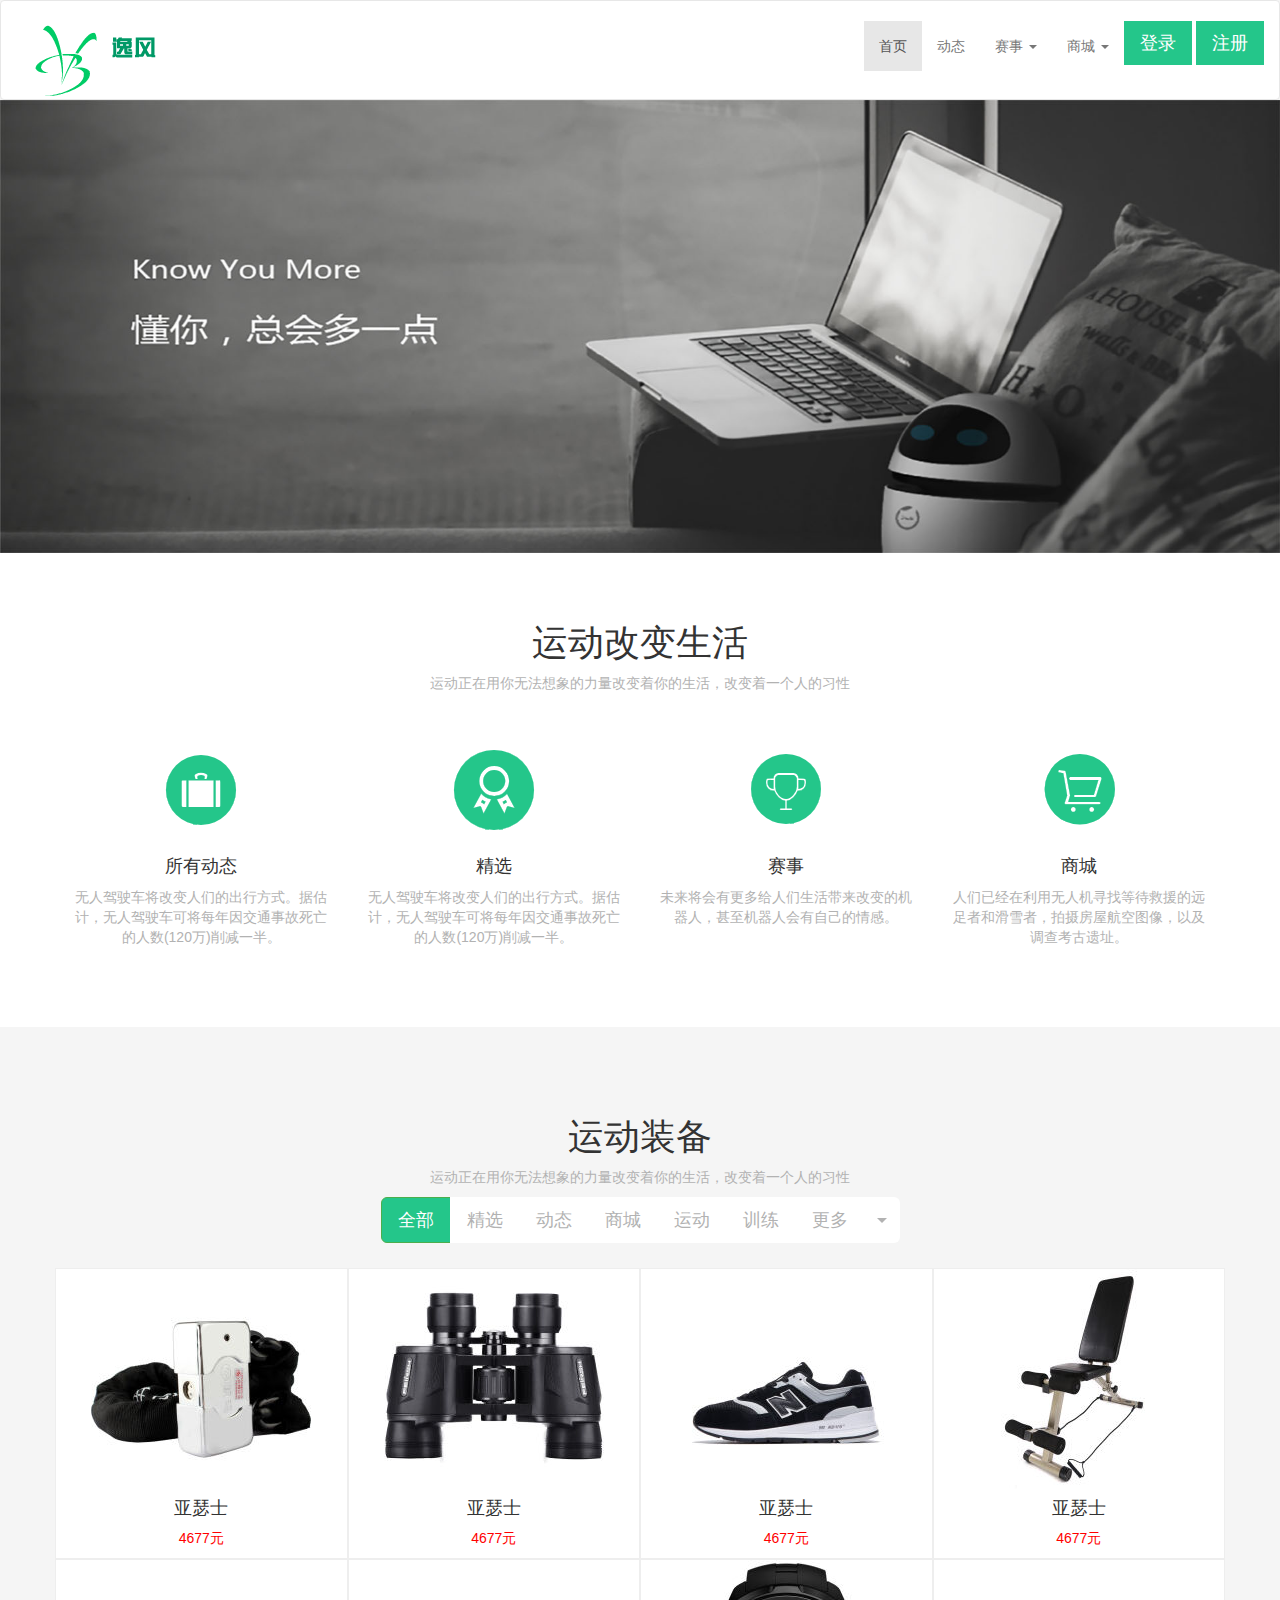
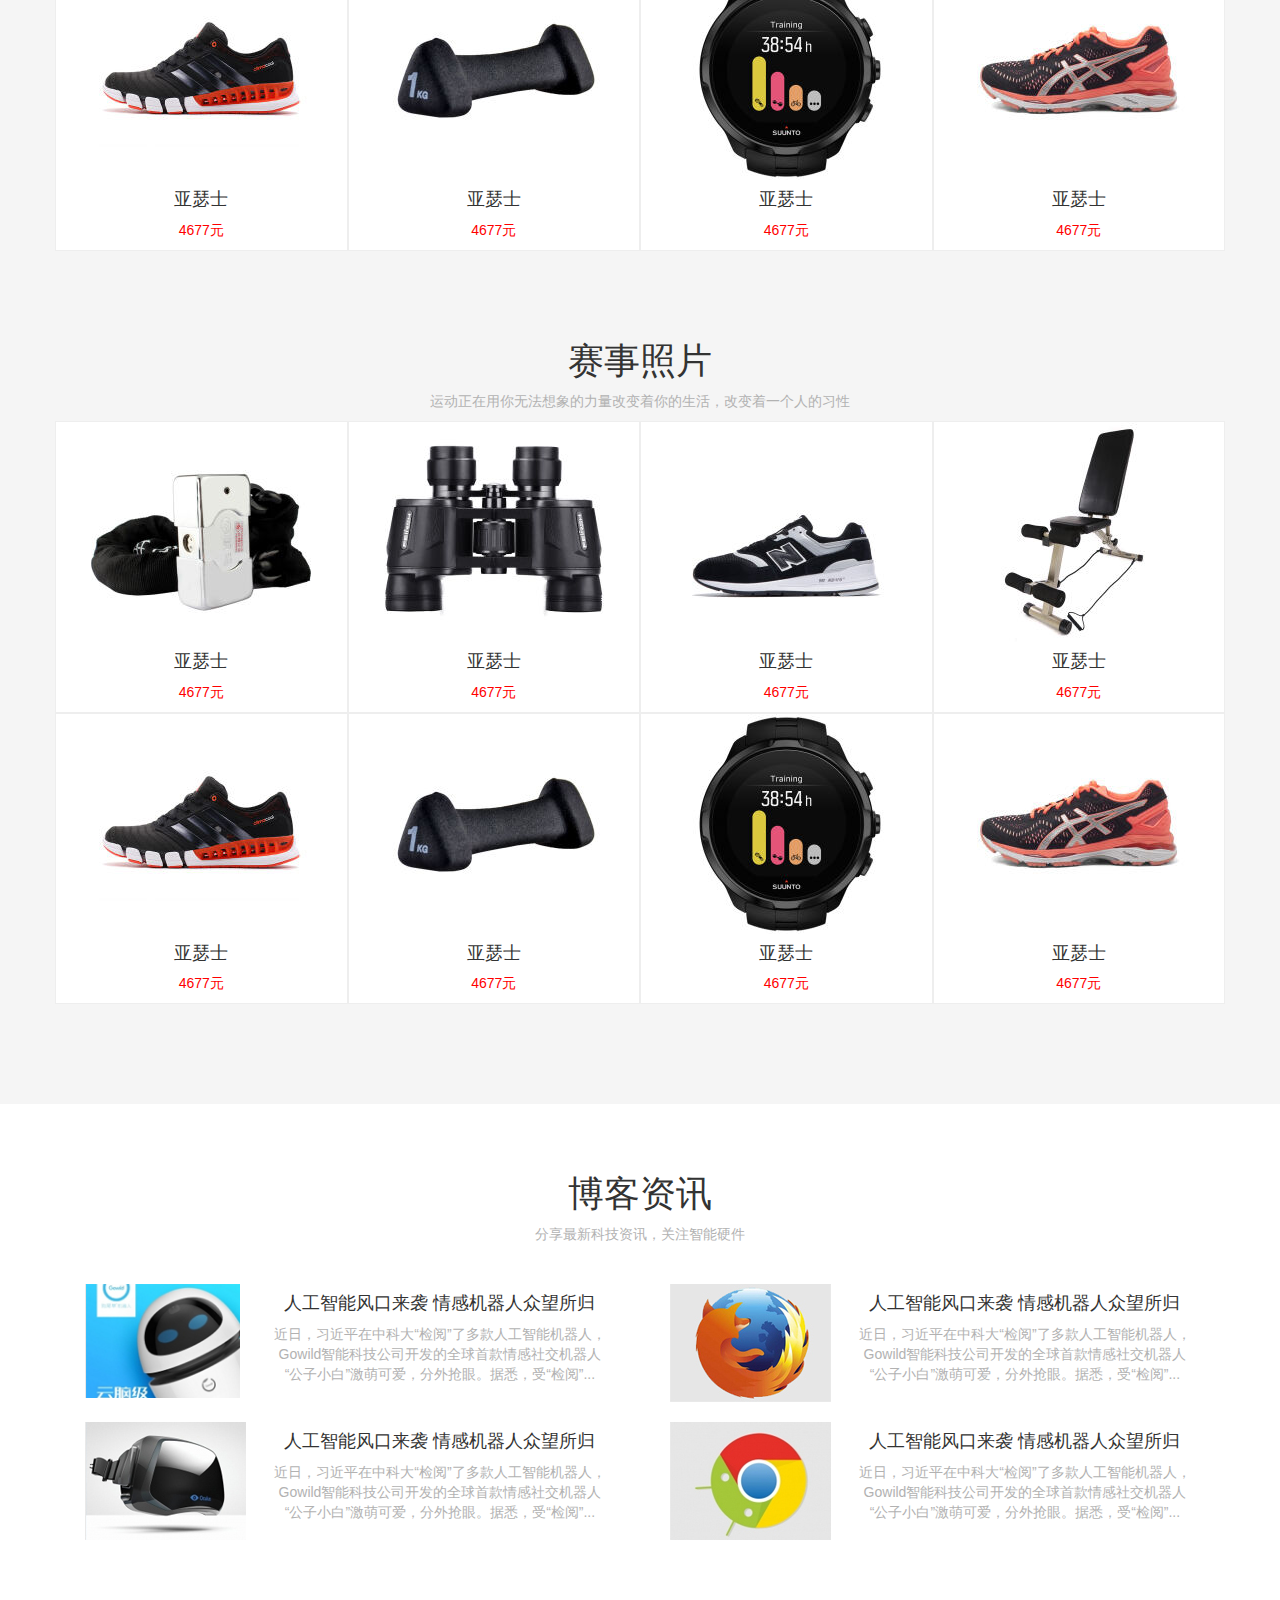
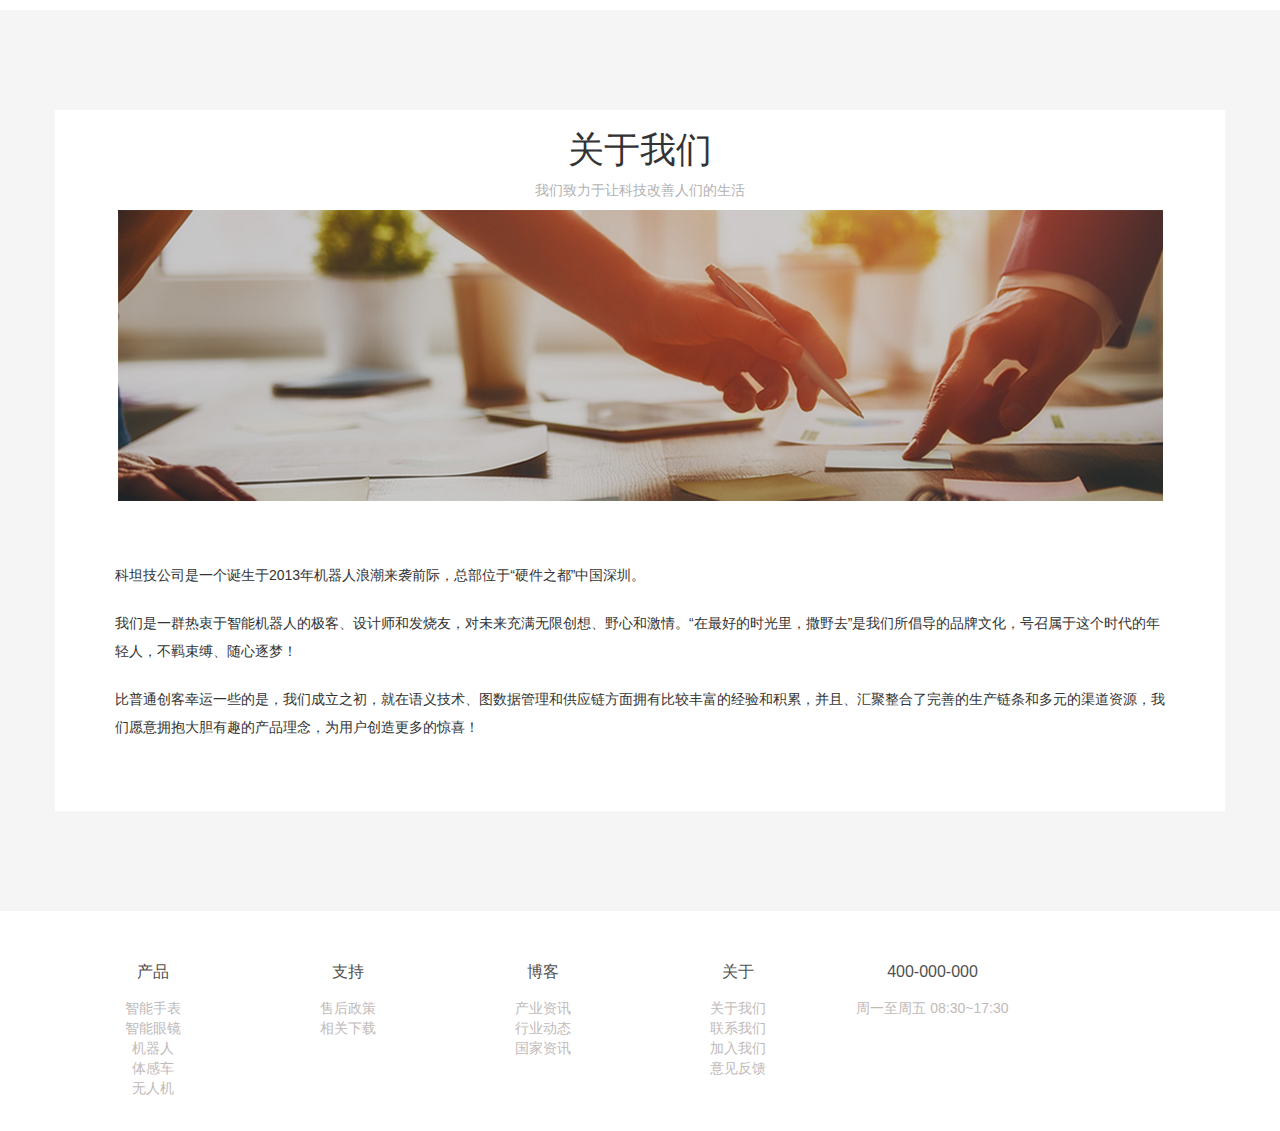
<file: 响应式布局/index.html>
<!DOCTYPE html>
<html lang="en">
<head>
	<meta charset="UTF-8">
	<meta name="viewport" content="width=device-width, initial-scale=1, maximum-scale=1, user-scalable=no">
	<title>Document</title>
	<script src="./js/jquery-1.11.3.js"></script>

	<script src="./js/bootstrap.js"></script>
	<link rel="stylesheet" href="./style/normalize.css" type="text/css"/>
	
	<link rel="stylesheet" href="./style/bootstrap.css" type="text/css"/>
	<link rel="stylesheet" href="./style/index.css" type="text/css"/>
	
	<style>
		@font-face {
			font-family: 'icon-index';
		    src: url('./style/iconfont.eot');
		    src: url('./style/iconfont.eot?#iefix') format('embedded-opentype'),
		    url('./style/iconfont.woff') format('woff'),
		    url('./style/iconfont.ttf') format('truetype'),
		    url('./style/iconfont.svg#iconfontyyy') format('svg');
		}

		[class*="icon-"]{
		    font-family:"icon-index" !important;
		    font-size:16px;font-style:normal;
		    -webkit-font-smoothing: antialiased;
		    -webkit-text-stroke-width: 0.2px;
		    -moz-osx-font-smoothing: grayscale;

		}
	</style>
</head>
<body>
	<nav class="navbar navbar-default">
	 	<div class="container-fluid">
	 		<!-- <div class="row"></div> --> 
	 		<li>&nbsp;</li>
		    <div class="navbar-header col-md-2 col-md-offset-2">		

		      	<button type="button" class="navbar-toggle collapsed" data-toggle="collapse" data-target="#bs-example-navbar-collapse-1" aria-expanded="false">
		        	<span class="sr-only">Toggle navigation</span>
		       	 	<span class="icon-bar"></span>
		        	<span class="icon-bar"></span>
		        	<span class="icon-bar"></span>
		      </button>

		     <img src="./images/logo.png" alt="">
		    </div>
		    <div class="collapse navbar-collapse" id="bs-example-navbar-collapse-1">
		      	<ul class="nav navbar-nav navbar-right">
		      		<li class="active"><a href="#">首页 <span class="sr-only">(current)</span></a></li>
		        	<li><a href="#">动态</a></li>
		        	<li class="dropdown">
		           		<a href="#" class="dropdown-toggle" data-toggle="dropdown" role="button" aria-haspopup="true" aria-expanded="false">赛事 <span class="caret"></span></a>
				        <ul class="dropdown-menu">
				            <li><a href="#">同城</a></li>
				            <li><a href="#">赛事照片</a></li>
				            <li><a href="#">赛事预告</a></li>
				            <li role="separator" class="divider">赛事照片</li>
				            <li><a href="#">相关周边</a></li>
				            <li role="separator" class="divider"></li>
				            <li><a href="#">更多</a></li>
				        </ul>
				    </li>
		        	<li class="dropdown">
		          		<a href="#" class="dropdown-toggle" data-toggle="dropdown" role="button" aria-haspopup="true" aria-expanded="false">商城 <span class="caret"></span></a>
		          		<ul class="dropdown-menu">
		           		 	<li role="separator"><a href="">商品分类</a></li>
		            		<li role="separator"><a href="#">新人专享</a></li>
		            		<li role="separator"><a href="">积分兑换</a></li>
		            		<li role="separator"><a href="#">优惠券</a></li>
		         		</ul>
		        	</li>
		        	<button class="btn-success btn-lg btn-1">登录</button>
		        <button class="btn-success btn-lg btn-1">注册</button>
		     	</ul>
		    </div>
	 		<!-- <li>&nbsp;</li> -->

	  </div>
	</nav>

	<div class="banner containerss-fluid">
		<img src="./images/banner.jpg" class="img-responsive" alt="Responsive image">
	</div>
	<div class="container-fluid main1">
		<div class="row row3">
			<h1 class="text-center">运动改变生活</h1>
			<p class="text-center">运动正在用你无法想象的力量改变着你的生活，改变着一个人的习性</p>	
		</div>
		<div class="row">
			<div class="container center-block row2">
			<ul class="row">
				<li class="col-sm-6 col-md-6 col-lg-3 main text-center">
					<i class="icon-index">&#xe62c;</i>
					<h4>所有动态</h4>
					<p>无人驾驶车将改变人们的出行方式。据估计，无人驾驶车可将每年因交通事故死亡的人数(120万)削减一半。</p>
				</li>
				<li class="col-sm-6 col-md-6 col-lg-3  main text-center">
					<i class="icon-index">&#xe654;</i>
					<h4>精选</h4>
					<p>无人驾驶车将改变人们的出行方式。据估计，无人驾驶车可将每年因交通事故死亡的人数(120万)削减一半。</p>
				</li>
				<li class="col-sm-6 col-md-6 col-lg-3 main text-center">
					<i class="icon-index">&#xe601;</i>
					<h4>赛事</h4>
					<p>未来将会有更多给人们生活带来改变的机器人，甚至机器人会有自己的情感。</p>
				</li>
				<li class="col-sm-6 col-md-6 col-lg-3  main text-center">
					<i class="icon-index">&#xe625;</i>
					<h4>商城</h4>
					<p>人们已经在利用无人机寻找等待救援的远足者和滑雪者，拍摄房屋航空图像，以及调查考古遗址。</p>
				</li>
			</ul>
			<br>
			<br>
		</div>
		
		</div>
	</div>
	<div class="container main2">
		<div class="row">
			<h1 class="text-center">运动装备</h1>
			<p class="text-center">运动正在用你无法想象的力量改变着你的生活，改变着一个人的习性</p>	
		</div>
		<div class="text-center nav2">
			<div class="btn-group">
			 	<button type="button" class="btn btn-success btn-lg" style="background:#24c68a;">
			 		全部
			 	</button>  
			  	<button type="button" class="btn btn-lg ">精选</button>
			  	<button type="button" class="btn btn-lg">动态</button>
			  	<button type="button" class="btn btn-lg">商城</button>
			  	<button type="button" class="btn btn-lg">运动</button>
			  	<button type="button" class="btn btn-lg">
			 	训练</button>
			 	<button type="button" class="btn btn-lg">
			 	更多</button>
			 	<button type="button" class="btn btn-lg dropdown-toggle" data-toggle="dropdown" aria-haspopup="true" aria-expanded="false">
			    	<span class="caret"></span>
			 	 </button>
			</div>
		</div>
		<div class="row">
			<div class="container center-block">
			<ul class="row">
				<li class="col-sm-6 col-md-6 col-lg-3 main text-center">
					<img src="./images/3.jpg" class="img-responsive center-block" alt="Responsive image">
					<h4>亚瑟士</h4>
					<p>4677元</p>
				</li>
				<li class="col-sm-6 col-md-6 col-lg-3  main text-center">
					<img src="./images/4.jpg" class="img-responsive center-block" alt="Responsive image">
					<h4>亚瑟士</h4>
					<p>4677元</p>
				</li>
				<li class="col-sm-6 col-md-6 col-lg-3 main text-center">
					<img src="./images/8.png" class="img-responsive center-block" alt="Responsive image">
					<h4>亚瑟士</h4>
					<p>4677元</p>
				</li>
				<li class="col-sm-6 col-md-6 col-lg-3  main text-center">
					<img src="./images/6.jpg" class="img-responsive center-block" alt="Responsive image">
					<h4>亚瑟士</h4>
					<p>4677元</p>
				</li>
			</ul>
			<br>
			<br>
			<ul class="row">
				<li class="col-sm-6 col-md-6 col-lg-3 main text-center" >
					<img src="./images/3.png" class="img-responsive center-block" alt="Responsive image">
					<h4>亚瑟士</h4>
					<p>4677元</p>
				</li>
				<li class="col-sm-6 col-md-6 col-lg-3
				main text-center">
					<img src="./images/7.jpg" class="img-responsive center-block" alt="Responsive image">
					<h4>亚瑟士</h4>
					<p>4677元</p>
				</li>
				<li class="col-sm-6 col-md-6 col-lg-3 main text-center">
					<img src="./images/7.png" class="img-responsive center-block" alt="Responsive image">
					<h4>亚瑟士</h4>
					<p>4677元</p>
				</li>
				<li class="col-sm-6 col-md-6 col-lg-3 main text-center">
					<img src="./images/6.png" class="img-responsive center-block" alt="Responsive image">
					<h4>亚瑟士</h4>
					<p>4677元</p>
				</li>
			</ul>
		</div>
		</div>
		
	</div>
	<div class="container main2">
		<div class="row">
			<h1 class="text-center">赛事照片</h1>
			<p class="text-center">运动正在用你无法想象的力量改变着你的生活，改变着一个人的习性</p>	
		</div>
		<div class="row">
			<div class="container center-block">
			<ul class="row">
				<li class="col-sm-6 col-md-6 col-lg-3 main text-center">
					<img src="./images/3.jpg" class="img-responsive center-block" alt="Responsive image">
					<h4>亚瑟士</h4>
					<p>4677元</p>
				</li>
				<li class="col-sm-6 col-md-6 col-lg-3  main text-center">
					<img src="./images/4.jpg" class="img-responsive center-block" alt="Responsive image">
					<h4>亚瑟士</h4>
					<p>4677元</p>
				</li>
				<li class="col-sm-6 col-md-6 col-lg-3 main text-center">
					<img src="./images/8.png" class="img-responsive center-block" alt="Responsive image">
					<h4>亚瑟士</h4>
					<p>4677元</p>
				</li>
				<li class="col-sm-6 col-md-6 col-lg-3  main text-center">
					<img src="./images/6.jpg" class="img-responsive center-block" alt="Responsive image">
					<h4>亚瑟士</h4>
					<p>4677元</p>
				</li>
			</ul>
			<br>
			<br>
			<ul class="row">
				<li class="col-sm-6 col-md-6 col-lg-3 main text-center" >
					<img src="./images/3.png" class="img-responsive center-block" alt="Responsive image">
					<h4>亚瑟士</h4>
					<p>4677元</p>
				</li>
				<li class="col-sm-6 col-md-6 col-lg-3
				main text-center">
					<img src="./images/7.jpg" class="img-responsive center-block" alt="Responsive image">
					<h4>亚瑟士</h4>
					<p>4677元</p>
				</li>
				<li class="col-sm-6 col-md-6 col-lg-3 main text-center">
					<img src="./images/7.png" class="img-responsive center-block" alt="Responsive image">
					<h4>亚瑟士</h4>
					<p>4677元</p>
				</li>
				<li class="col-sm-6 col-md-6 col-lg-3 main text-center">
					<img src="./images/6.png" class="img-responsive center-block" alt="Responsive image">
					<h4>亚瑟士</h4>
					<p>4677元</p>
				</li>
			</ul>
		</div>
		</div>
		
	</div>
	<div class="container-fluid main1 blog">
		<div class="row row3">
			<h1 class="text-center">博客资讯</h1>
			<p class="text-center">分享最新科技资讯，关注智能硬件</p>	
		</div>
		<div class="row">
			<div class="container center-block row2">
			<ul class="row">
				<li class="col-sm-6 col-md-6 col-lg-6 main text-center">
					<div class="col-lg-4 center-block"><img src="./images/robot.jpg" alt="" class="center-block img-responsive"></div>
					<h4 class="col-lg-8">人工智能风口来袭 情感机器人众望所归</h4>
					<p class="col-lg-8">近日，习近平在中科大“检阅”了多款人工智能机器人，Gowild智能科技公司开发的全球首款情感社交机器人“公子小白”激萌可爱，分外抢眼。据悉，受“检阅”...</p>					
				</li>
				<li class="col-sm-6 col-md-6 col-lg-6 main text-center">
					<div class="col-lg-4 center-block"><img src="./images/fox.jpg" alt="" class="center-block"></div>
					<h4 class="col-lg-8">人工智能风口来袭 情感机器人众望所归</h4>
					<p class="col-lg-8">近日，习近平在中科大“检阅”了多款人工智能机器人，Gowild智能科技公司开发的全球首款情感社交机器人“公子小白”激萌可爱，分外抢眼。据悉，受“检阅”...</p>					
				</li>
				<li class="col-sm-12 col-md-6 col-lg-6 main text-center">
					<div class="col-lg-4 center-block"><img src="./images/facebook.jpg" alt="" class="center-block"></div>
					<h4 class="col-lg-8">人工智能风口来袭 情感机器人众望所归</h4>
					<p class="col-lg-8">近日，习近平在中科大“检阅”了多款人工智能机器人，Gowild智能科技公司开发的全球首款情感社交机器人“公子小白”激萌可爱，分外抢眼。据悉，受“检阅”...</p>					
				</li>
				<li class="col-sm-6 col-md-6 col-lg-6 main text-center">
					<div class="col-lg-4 center-block"><img src="./images/guge.jpg" alt="" class="center-block"></div>
					<h4 class="col-lg-8">人工智能风口来袭 情感机器人众望所归</h4>
					<p class="col-lg-8">近日，习近平在中科大“检阅”了多款人工智能机器人，Gowild智能科技公司开发的全球首款情感社交机器人“公子小白”激萌可爱，分外抢眼。据悉，受“检阅”...</p>					
				</li>
			</ul>
			<br>
			<br>
		</div>
		
		</div>
	</div>
	<div class="container main3">
		<div class="row">
			<h1 class="text-center">关于我们</h1>
			<p class="text-center">我们致力于让科技改善人们的生活</p>
		</div>
		<div class="row">
			<img src="./images/about.jpg" alt="" class="center-block img-responsive">
			<div class="text">
				<h5>科坦技公司是一个诞生于2013年机器人浪潮来袭前际，总部位于“硬件之都”中国深圳。</h5>
				<h5>我们是一群热衷于智能机器人的极客、设计师和发烧友，对未来充满无限创想、野心和激情。“在最好的时光里，撒野去”是我们所倡导的品牌文化，号召属于这个时代的年轻人，不羁束缚、随心逐梦！</h5>
				<h5>比普通创客幸运一些的是，我们成立之初，就在语义技术、图数据管理和供应链方面拥有比较丰富的经验和积累，并且、汇聚整合了完善的生产链条和多元的渠道资源，我们愿意拥抱大胆有趣的产品理念，为用户创造更多的惊喜！</h5>
			</div>
			
		</div>
	</div>
	<div class="footer">
		<div class="container">
			<div class="row">
				<div class="col-lg-2 col-md-4 col-sm-6">
					<dl class="text-center">
						<dt>产品</dt>
						<dd>智能手表</dd>
						<dd>智能眼镜</dd>
						<dd>机器人</dd>
						<dd>体感车</dd>
						<dd>无人机</dd>
					</dl>
				</div>
				<div class="col-lg-2 col-md-4 col-sm-6">
					<dl class="text-center">
						<dt>支持</dt>
						<dd>售后政策</dd>
						<dd>相关下载</dd>
					</dl>
				</div>
				<div class="col-lg-2 col-md-4 col-sm-6">
					<dl class="text-center">
						<dt>博客</dt>
						<dd>产业资讯</dd>
						<dd>行业动态</dd>
						<dd>国家资讯</dd>
					</dl>
				</div>
				<div class="col-lg-2 col-md-4 col-sm-6">
					<dl class="text-center dll">
						<dt>关于</dt>
						<dd>关于我们</dd>
						<dd>联系我们</dd>
						<dd>加入我们</dd>
						<dd>意见反馈</dd>
					</dl>
				</div>
				<div class="col-lg-2 col-md-6 col-sm-12">
					<dl class="text-center">
						<dt>400-000-000</dt>
						<dd>周一至周五 08:30~17:30</dd>
						<dd></dd>
					</dl>
				</div>
			</div>
		</div>
	</div>
</body>
</html>
</file>
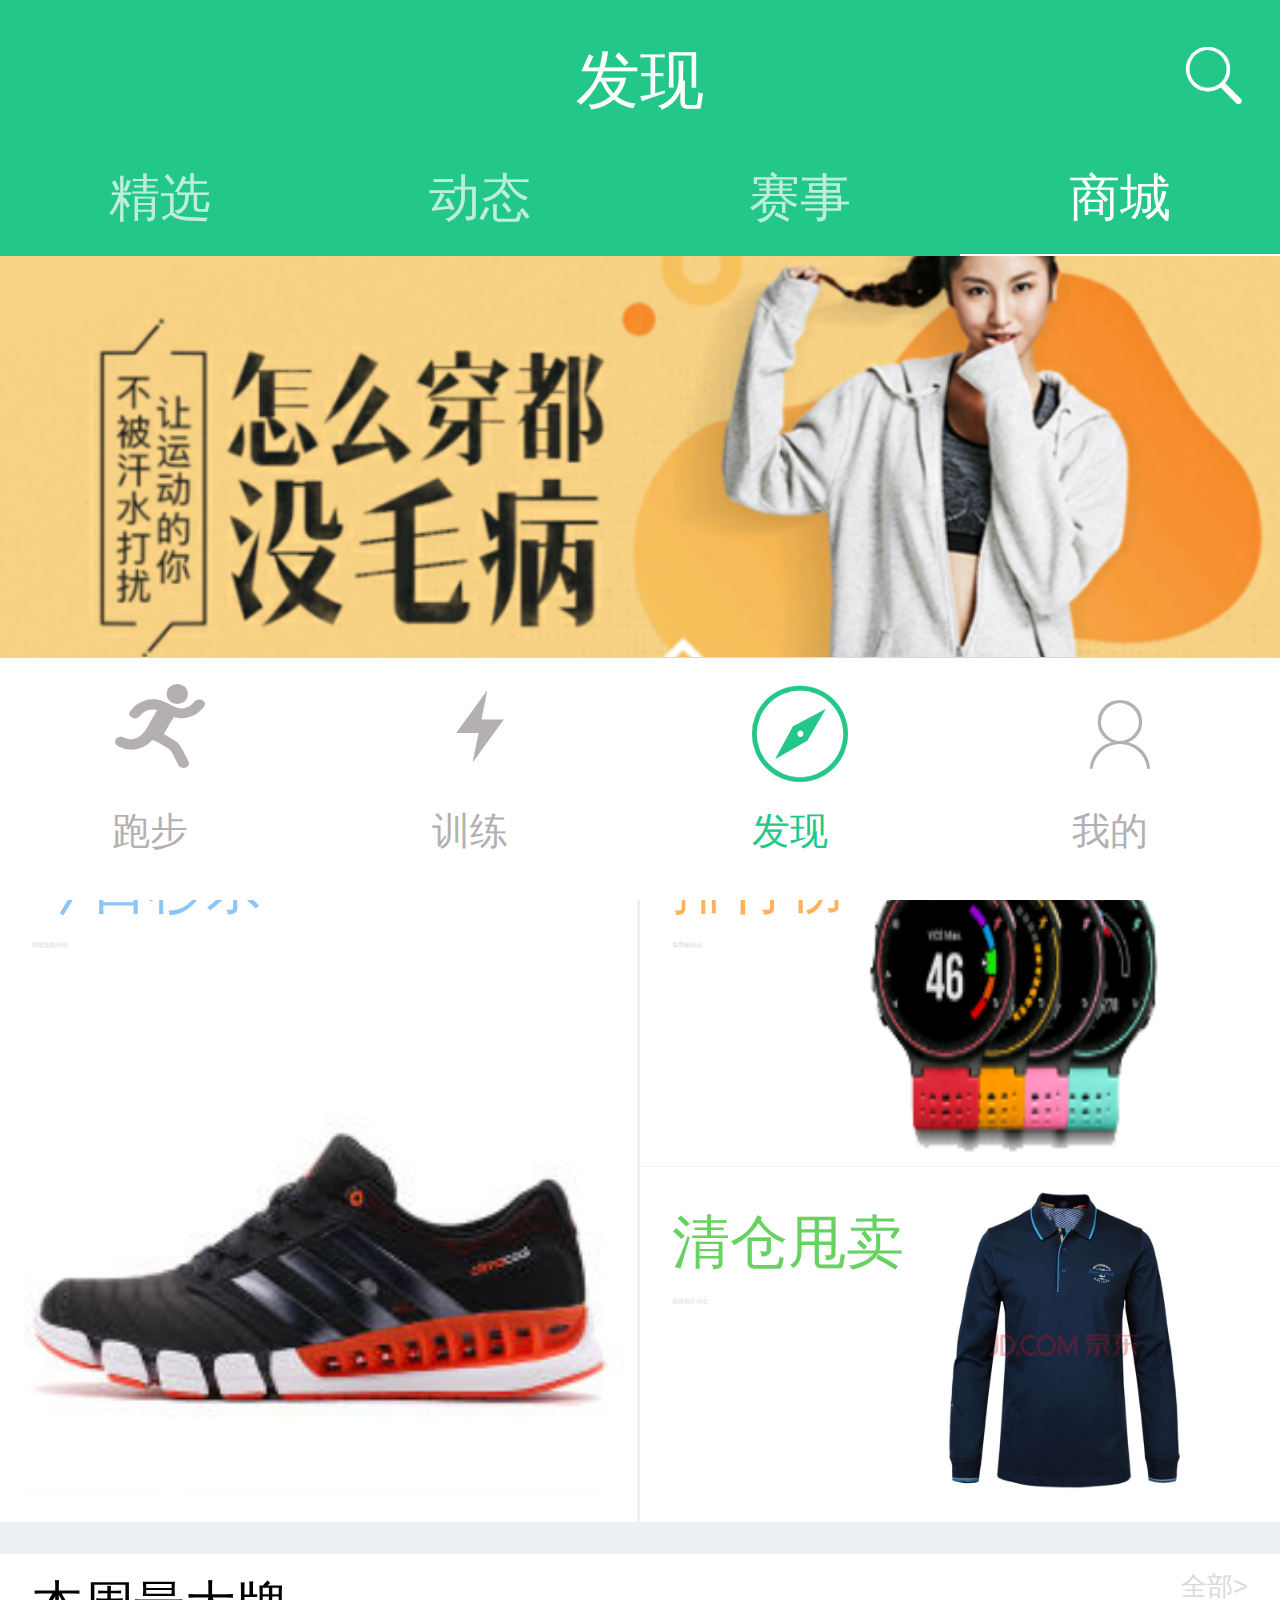
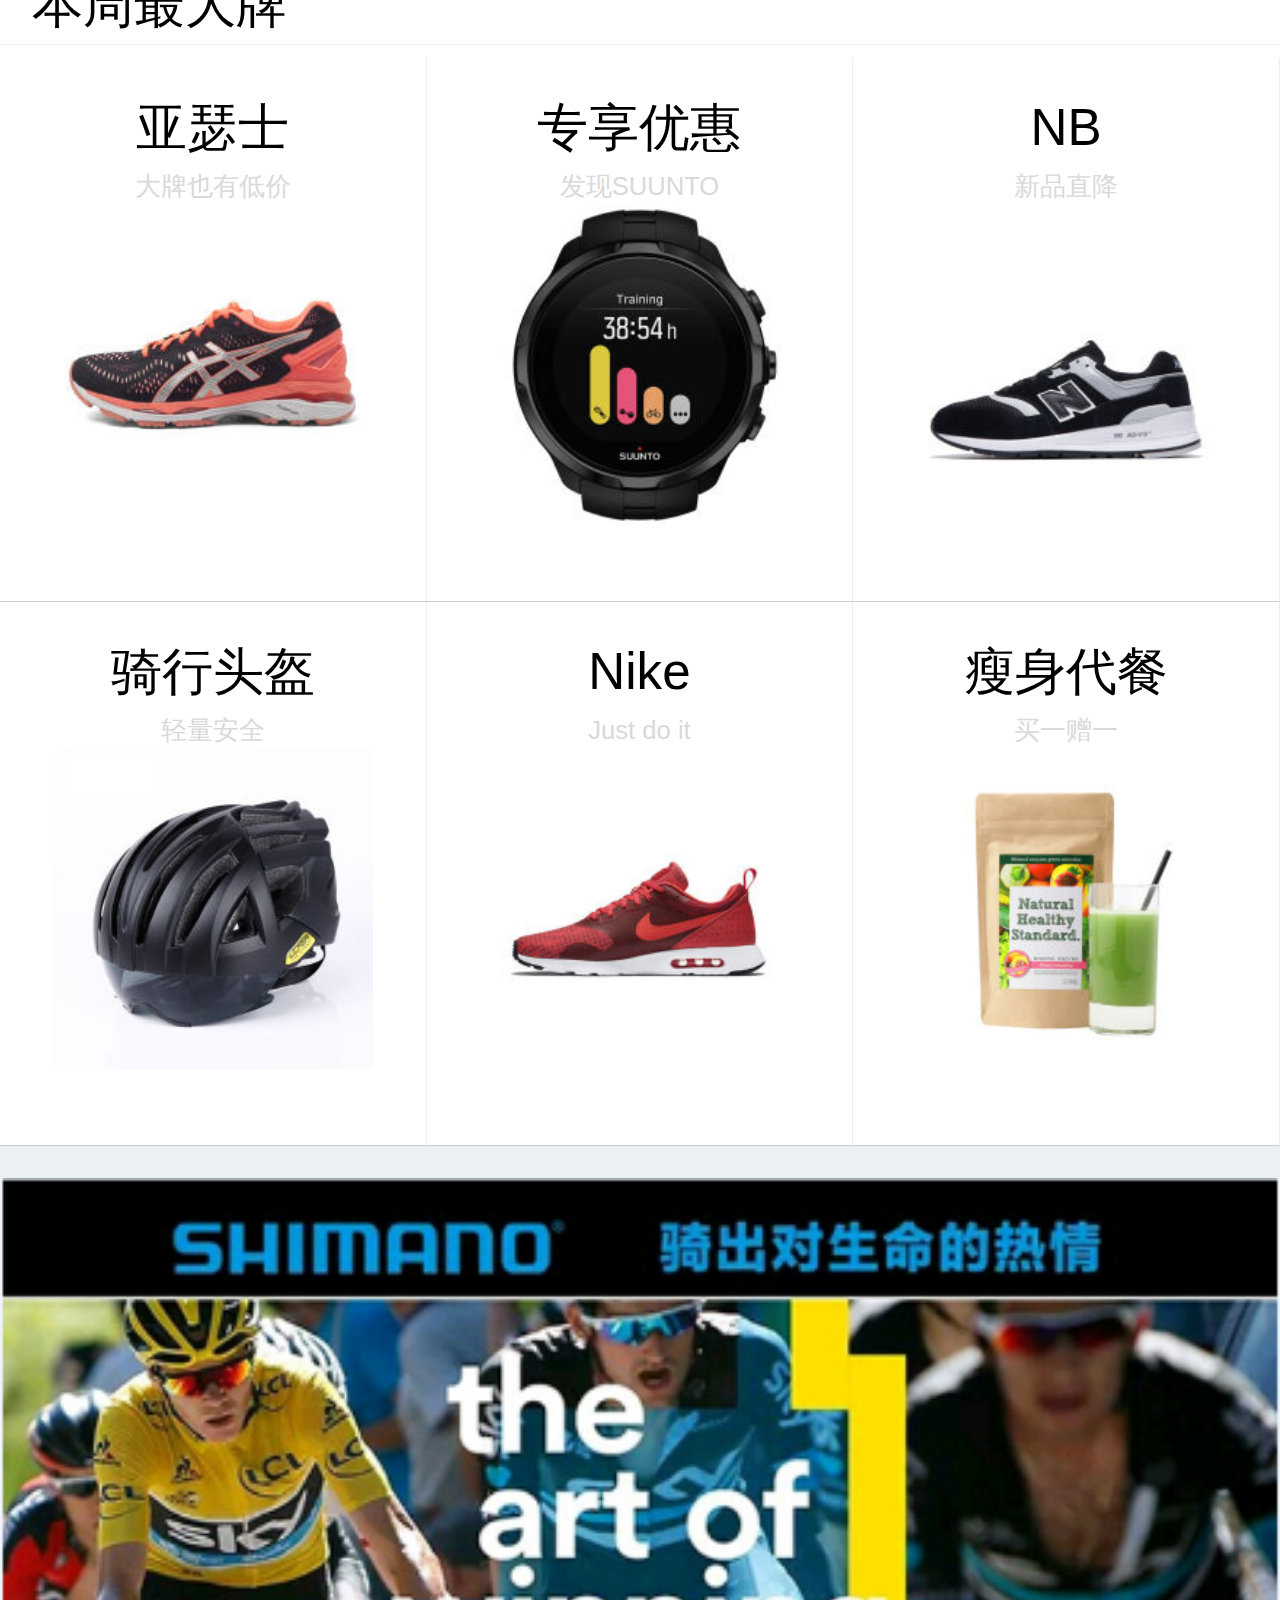
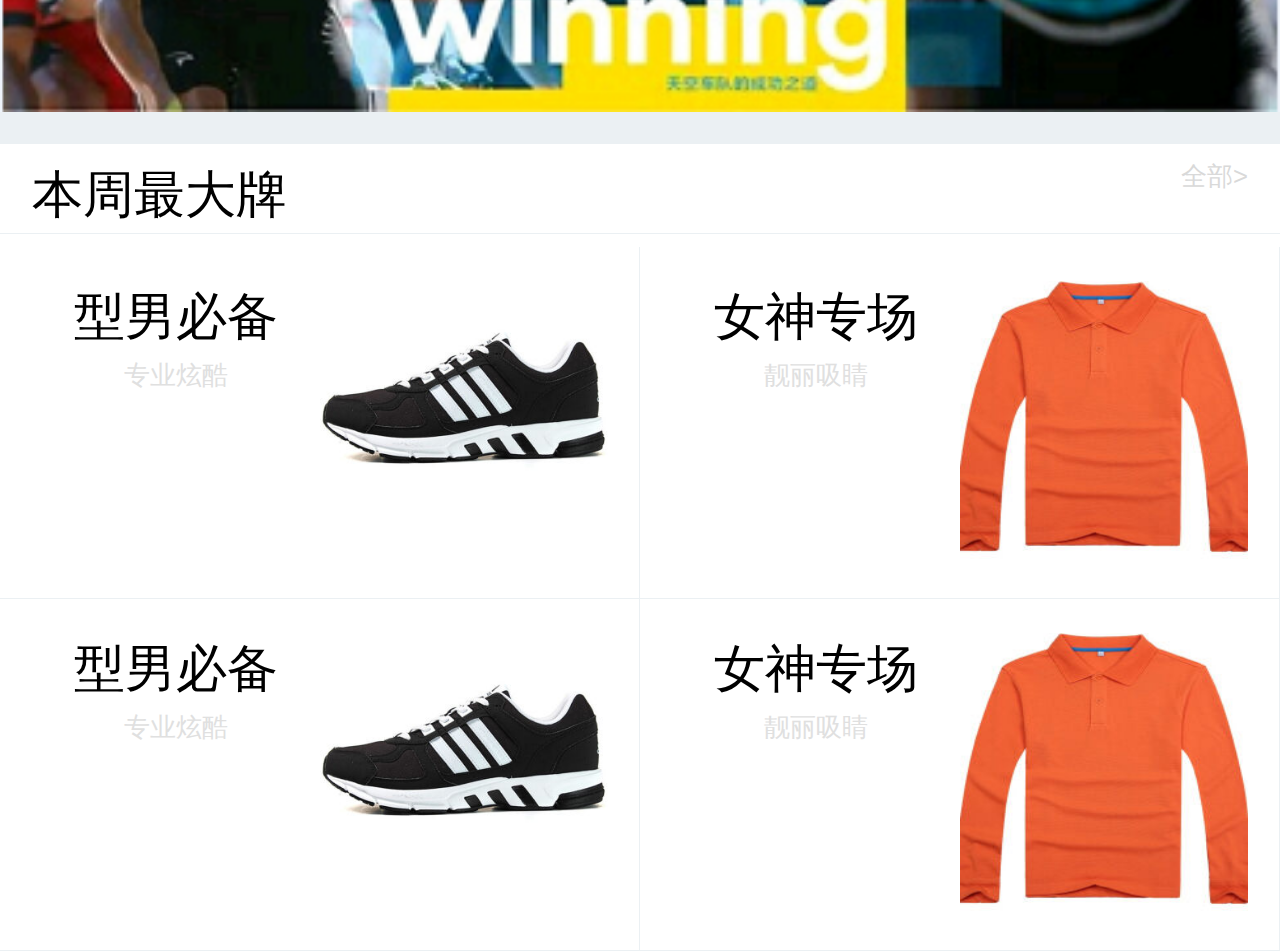
<file: 移动端/index.html>
<!DOCTYPE html>
<html lang="en">
<head>
	<meta charset="UTF-8">
	 <meta name="viewport" content="width=device-width,initial-scale=1.0,user-scalable=no">
	
	<link rel="stylesheet" href="./css/main.css" type="text/css" />
	<title>手机端弹性布局</title>
	<style>
		@font-face {
			font-family: 'icon-index';
		    src: url('./css/iconfont.eot');
		    src: url('./css/iconfont.eot?#iefix') format('embedded-opentype'),
		    url('./css/iconfont.woff') format('woff'),
		    url('./css/iconfont.ttf') format('truetype'),
		    url('./css/iconfont.svg#iconfontyyy') format('svg');
		}

		[class*="icon-"]{
		    font-family:"icon-index" !important;
		    font-size:16px;font-style:normal;
		    -webkit-font-smoothing: antialiased;
		    -webkit-text-stroke-width: 0.2px;
		    -moz-osx-font-smoothing: grayscale;

		}
	</style>
	<script>
	//动态像素比  
		var iWidth = document.documentElement.clientWidth/20;/*业界常用比值*/
		document.getElementsByTagName('html')[0].style.fontSize = iWidth + 'px';
	</script>
</head>
<body>
	<div id="container">
		<header>
			<div class="headerfix">
				<div class="header-top">
					<i class="icon-index" style="color:rgba(255,255,255,0);">&#xe600;</i>
					<h1>发现</h1>
					<i class="icon-index">&#xe600;</i>
				</div>
				<nav>
					<ul>
						<li>精选</li>
						<li>动态</li>
						<li>赛事</li>
						<li class="active">商城</li>
					</ul>
				</nav>
			</div>
			<div class="header-middle">
				<img src="./images/1.png" alt="">
			</div>
			<div class="header-bottom">
				<ul>
					<li>
						<i class="icon-two">&#xe602;</i>
						<span>优惠券</span>
					</li>
					<li>
						<i class="icon-two">&#xe77d;</i>
						<span>积分兑换</span>
					</li>
					<li>
						<i class="icon-two">&#xe63f;</i>
						<span>新人专享</span>
					</li>
					<li>
						<i class="icon-two">&#xe615;</i>
						<span>商品分类</span>
					</li>
				</ul>
			</div>
		</header>
		<section>
			<div class="section1">
				<div class="section1-left section1-1">
					<div class="text">
						<p style="color:#8dc5f6">今日秒杀</p>
						<span class="scolor">阿迪跑鞋特价</span>
					</div>
					<img src="images/3.png" alt="" style="width:100%">
				</div>
				<div class="section1-right section1-1" >
					<div class="section1-right-top rb">
						<div class="text">
							<p style="color:#ffb259">排行榜</p>
							<span class="scolor">每周畅销品</span>
						</div>
						
						<img src="images/4.png" alt="">
					</div>
					<div class="section1-right-bottom rb">
						<div class="text">
							<p style="color:#67d162">清仓甩卖</p>
							<span class="scolor">超值低价清仓</span>
						</div>
						
						<img src="images/5.png" alt="">
					</div>
				</div>
			</div>
			<div class="section2">
				<div class="titles">
					<p>本周最大牌</p>
					<span>全部></span>
				</div>
				<div class="main">
					<div>
						<p>亚瑟士</p>
						<span>大牌也有低价</span>
						<img src="./images/6.png">
					</div>
					<div>
						<p>专享优惠</p>
						<span>发现SUUNTO</span>
						<img src="./images/7.png">
					</div>
					<div>
						<p>NB</p>
						<span>新品直降</span>
						<img src="./images/8.png">
					</div>
					<div>
						<p>骑行头盔</p>
						<span>轻量安全</span>
						<img src="./images/9.png">
					</div>
					<div>
						<p>Nike</p>
						<span>Just do it</span>
						<img src="./images/10.png">
					</div>
					<div>
						<p>瘦身代餐</p>
						<span>买一赠一</span>
						<img src="./images/11.png" class="srcs">
					</div>
				</div>
			</div>
			<div class="section3">
				<img src="./images/2.png" alt="">
			</div>
			<div class="section4">
				<div class="titles">
					<p style="margin-top: 0;">本周最大牌</p>
					<span>全部></span>
				</div>
				<div class="section4-main">
					<div class="section4-left rb" >
						<div class="section4-left-top rt">
							<div class="text">
								<p>型男必备</p>
								<span>专业炫酷</span>
							</div>
							
							<img src="images/12.png" alt="">
						</div>
						<div class="section4-left-bottom rt">
							<div class="text">
								<p>型男必备</p>
								<span>专业炫酷</span>
							</div>
							
							<img src="images/12.png" alt="">
						</div>
						</div>
					<div class="section4-right rb">
						<div class="section4-right-top rt">
							<div class="text">
								<p>女神专场</p>
								<span>靓丽吸睛</span>
							</div>
							<img src="images/13.png" alt="">
						</div>
						<div class="section4-right-bottom rt">
							<div class="text">
								<p>女神专场</p>
								<span>靓丽吸睛</span>
							</div>
							<img src="images/13.png" alt="">
						</div>
					</div>		
				</div>
			</div>
		</section>
	
		<footer>
			<ul>
				<li>
					<i class="icon-index">&#xe6bd;</i>
					<span>跑步</span>
				</li>
				<li>
					<i class="icon-index">&#xe671;</i>
					<span>训练</span>
				</li>
				<li>
					<i class="icon-index" style="color: #23c788">&#xe607;</i>
					<span style="color: #23c788">发现</span>
				</li>
				<li>
					<i class="icon-index">&#xe629;</i>
					<span>我的</span>
				</li>
			</ul>
		</footer>
	</div>
	
</body>
</html>
</file>
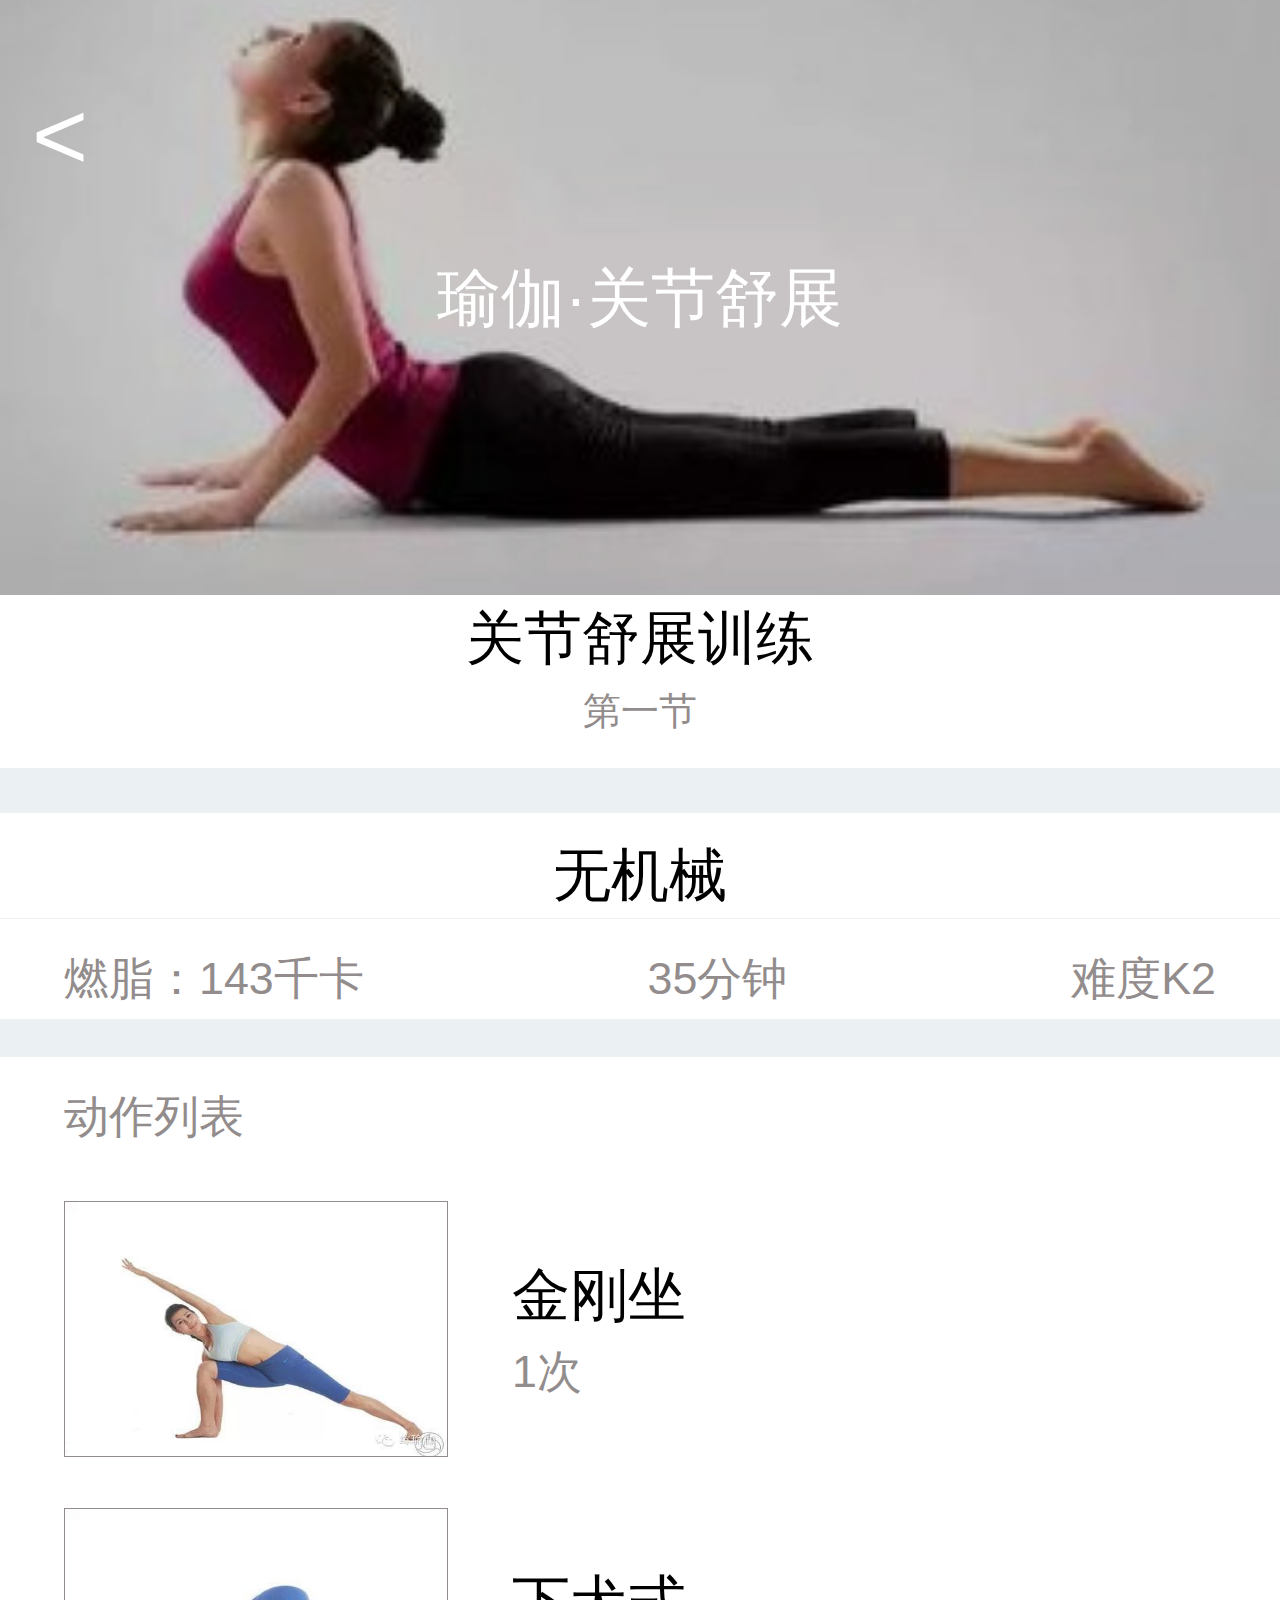
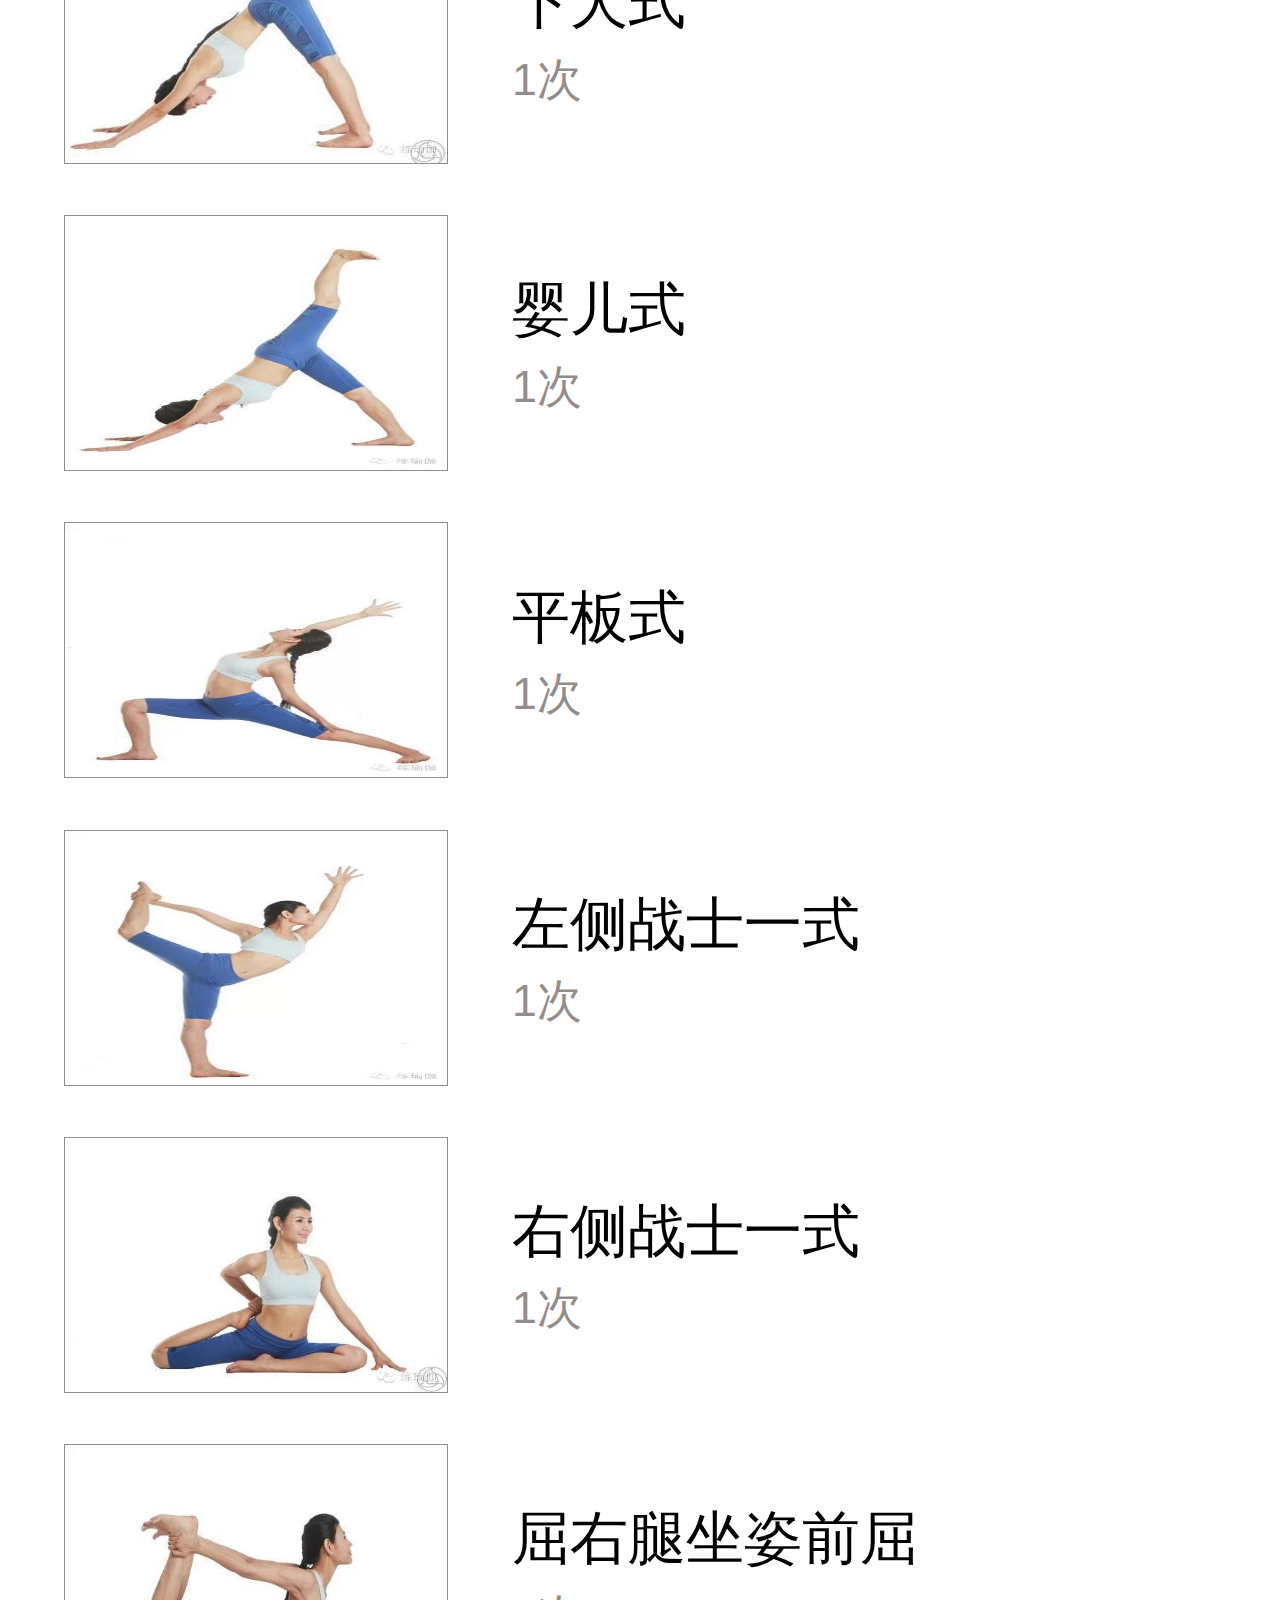
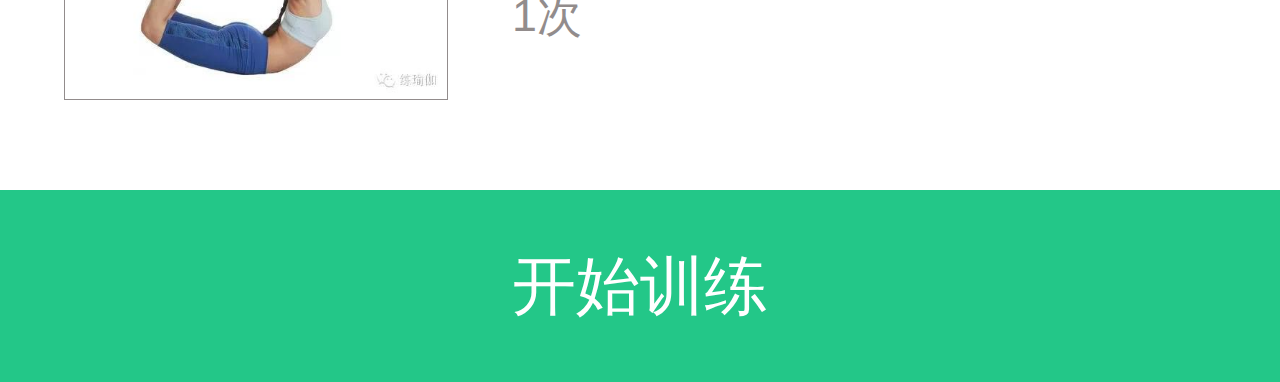
<file: 移动端/detail.html>
<!DOCTYPE html>
<html lang="en">
<head>
	<meta charset="UTF-8">
	<meta name="viewport" content="width=device-width, initial-scale=1, user-scalable=no">
	<link rel="stylesheet" href="./css/detail.css" type="text/css" />
	<title>手机端弹性布局</title>
	<style>
		@font-face {
			font-family: 'icon-index';
		    src: url('./css/iconfont.eot');
		    src: url('./css/iconfont.eot?#iefix') format('embedded-opentype'),
		    url('./css/iconfont.woff') format('woff'),
		    url('./css/iconfont.ttf') format('truetype'),
		    url('./css/iconfont.svg#iconfontyyy') format('svg');
		}

		[class*="icon-"]{
		    font-family:"icon-index" !important;
		    font-size:16px;font-style:normal;
		    -webkit-font-smoothing: antialiased;
		    -webkit-text-stroke-width: 0.2px;
		    -moz-osx-font-smoothing: grayscale;

		}
	</style>
	<script>
	//动态像素比  
		var iWidth = document.documentElement.clientWidth/20;/*业界常用比值*/
		document.getElementsByTagName('html')[0].style.fontSize = iWidth + 'px';
	</script>
</head>
<body>
	<div id="container">
		<header>
			<div class="bg">
				<div class="titles">
					<p><</p>
					<span>瑜伽·关节舒展</span>
				</div>
			</div>
			<p>关节舒展训练</p>
			<span>第一节</span>
		</header>
		<nav>
			<p>无机械</p>
			<ul>
				<li>燃脂：143千卡</li>
				<li>35分钟</li>
				<li>难度K2</li>
			</ul>
		</nav>
		<section>
			<div class="title2">动作列表</div>
			<div>
				<img src="./images/1.2.jpg" alt="">
				<div class="text">
					<p>金刚坐</p>
					<span>1次</span>
				</div>
				
			</div>
			<div>
				<img src="./images/1.3.jpg" alt="">
				<div class="text">
					<p>下犬式</p>
					<span>1次</span>
				</div>
			</div>
			<div>
				<img src="./images/1.4.jpg" alt="">
				<div class="text">
					<p>婴儿式</p>
					<span>1次</span>
				</div>
				
			</div>
			<div>
				<img src="./images/1.5.jpg" alt="">
				<div class="text">
					<p>平板式</p>
					<span>1次</span>
				</div>
				
			</div>
			<div>
				<img src="./images/1.6.jpg" alt="">
				<div class="text">
					<p>左侧战士一式</p>
					<span>1次</span>
				</div>
				
			</div>
			<div>
				<img src="./images/1.7.jpg" alt="">
				<div class="text">
					<p>右侧战士一式</p>
					<span>1次</span>
				</div>
				
			</div>
			<div>
				<img src="./images/1.8.jpg" alt="">
				<div class="text">
					<p>屈右腿坐姿前屈</p>
					<span>1次</span>
				</div>
				
			</div>
		</section>
		<footer>
			开始训练
		</footer>
	</div>
</body>
</html>
</file>
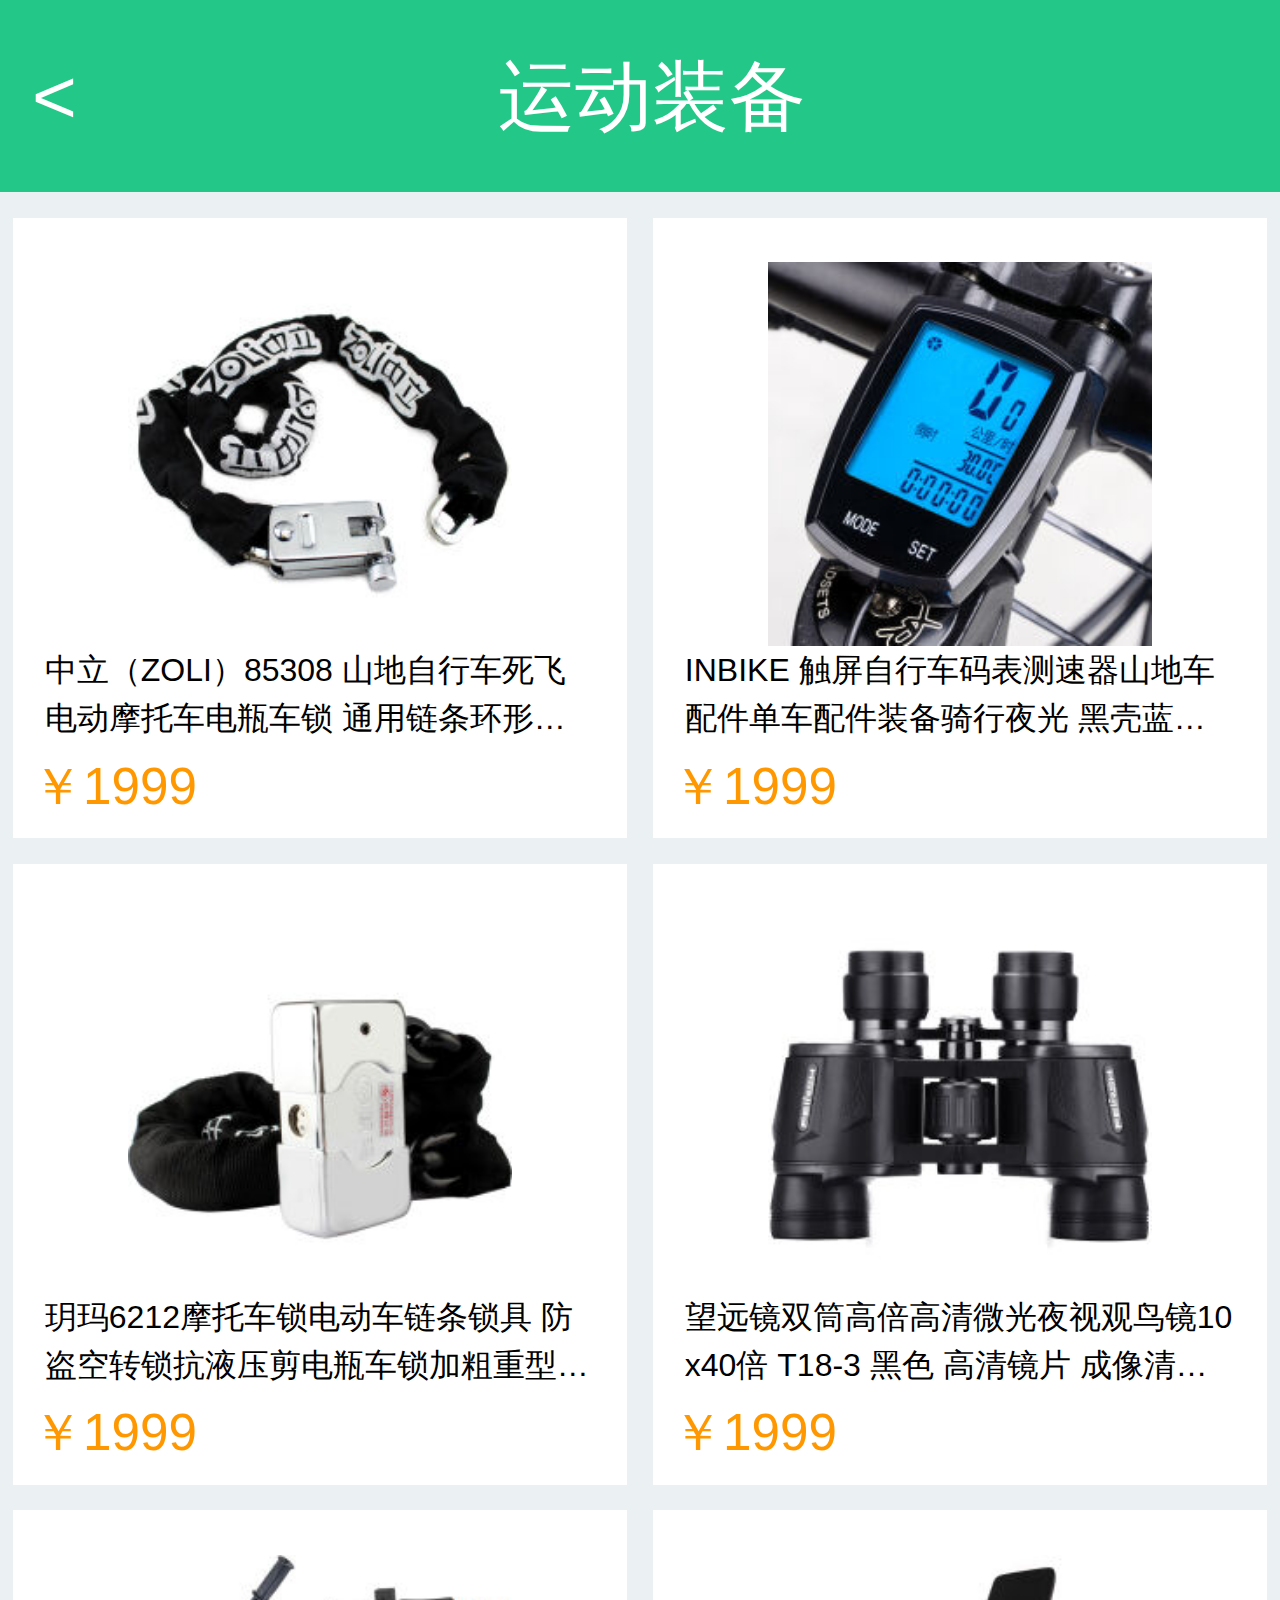
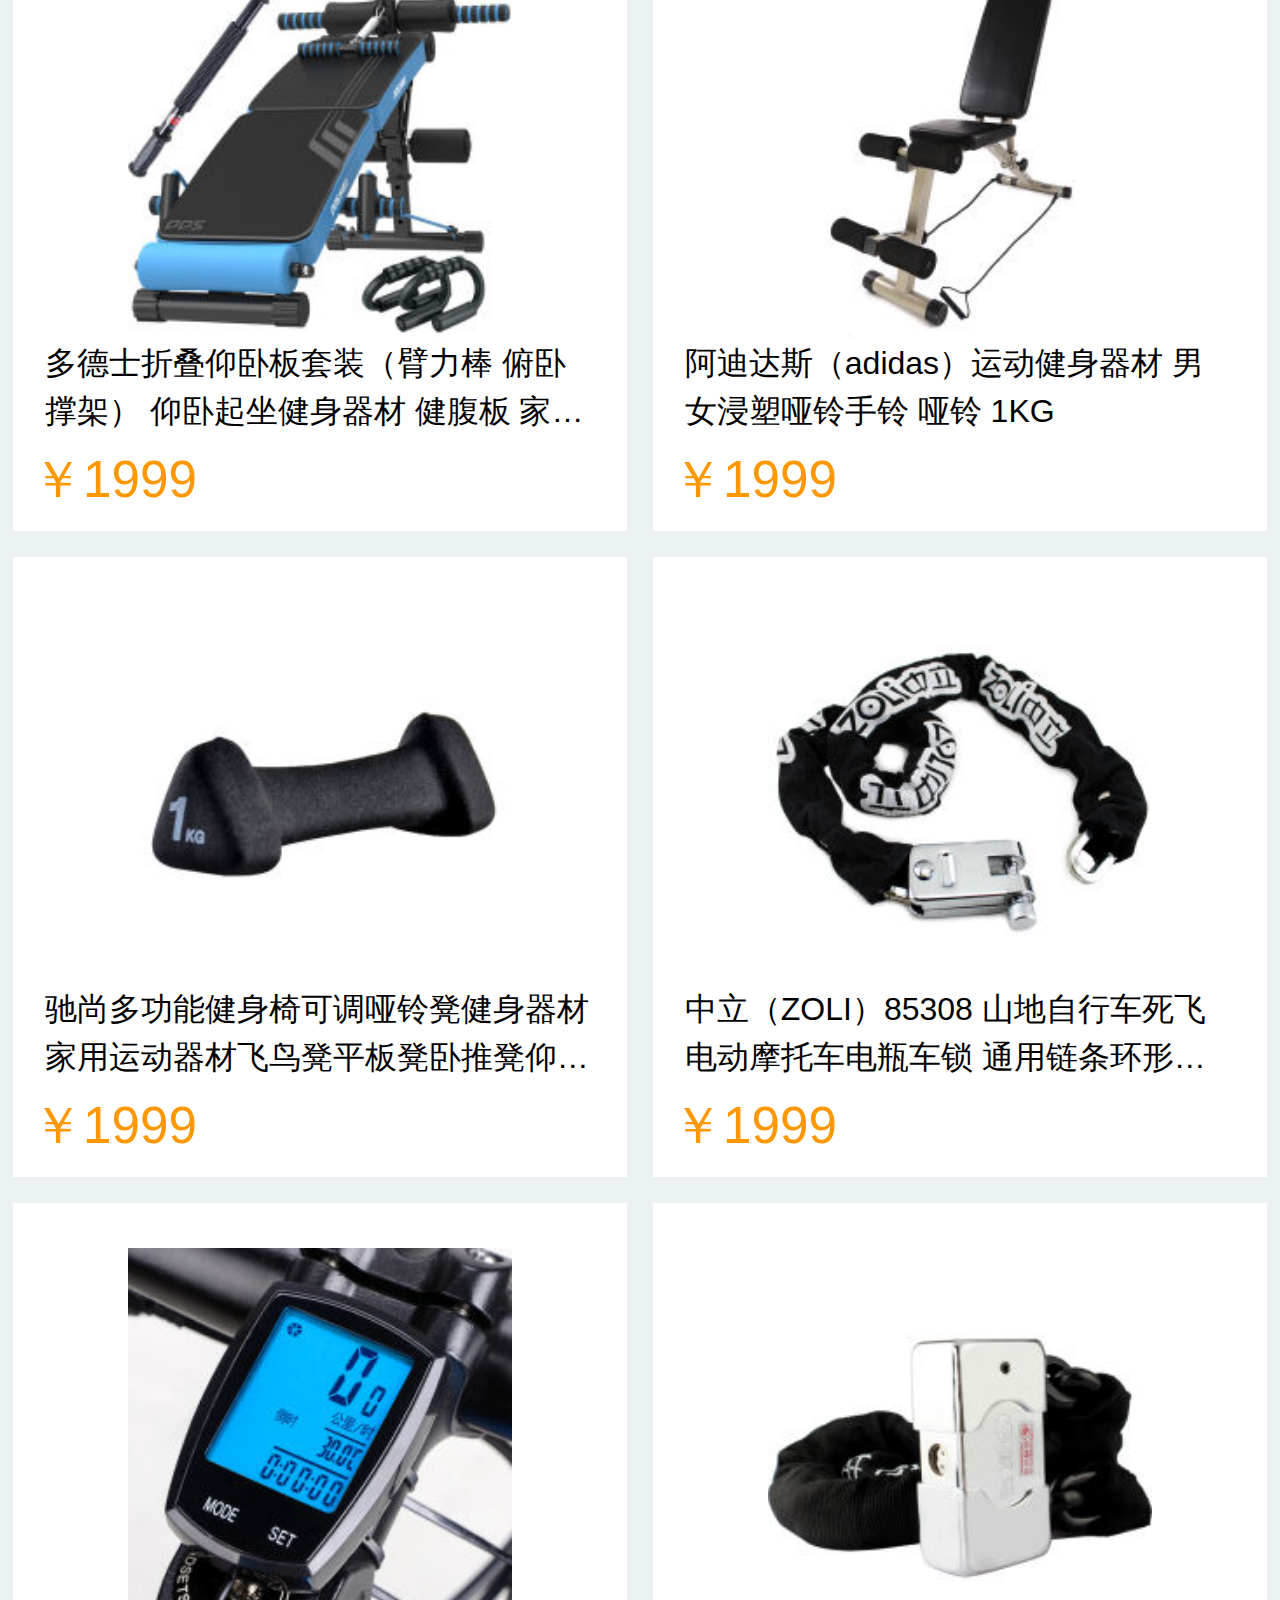
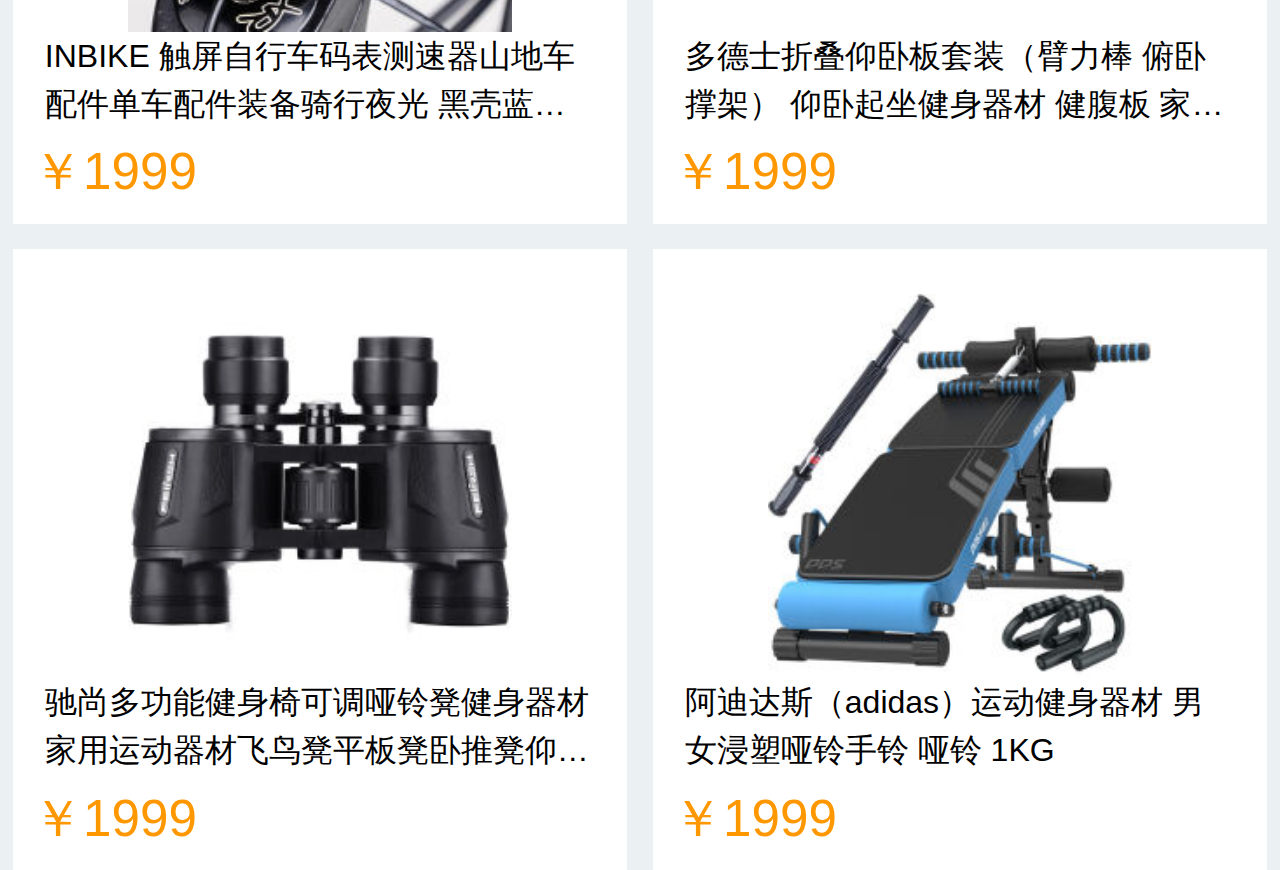
<file: 移动端/shop.html>
<!DOCTYPE html>
<html lang="en">
<head>
	<meta charset="UTF-8">
	 <meta name="viewport" content="width=device-width,initial-scale=1.0,user-scalable=no">
	<link rel="stylesheet" href="./css/shop.css" type="text/css" />
	<title>手机端弹性布局</title>
	<script>
	//动态像素比  
		var iWidth = document.documentElement.clientWidth/20;/*业界常用比值*/
		document.getElementsByTagName('html')[0].style.fontSize = iWidth + 'px';
	</script>
</head>
<body>
	<div id="container">
		<header>
			<span><</span>
			<h1>运动装备</h1>
			<span>&nbsp;</span>
		</header>
		<section>
			<div>
				<img src="images/1.jpg">
				<span>中立（ZOLI）85308 山地自行车死飞电动摩托车电瓶车锁 通用链条环形防盗锁加长布套玻璃门锁 黑色</span>
				<div class="text">
					<p>￥</p><em>1999</em>
				</div>
				
			</div>
			<div>
				<img src="images/2.jpg">
				<span>INBIKE 触屏自行车码表测速器山地车配件单车配件装备骑行夜光 黑壳蓝光【有线】 此商品将于2017-04-17 10点结束闪购特卖，inbike骑行专场</span>
				<div class="text">
					<p>￥</p><em>1999</em>
				</div>
			</div>
			<div>
				<img src="images/3.jpg">
				<span>玥玛6212摩托车锁电动车链条锁具 防盗空转锁抗液压剪电瓶车锁加粗重型锰钢链条锁骑行装备</span>
				<div class="text">
					<p>￥</p><em>1999</em>
				</div>
			</div>
			<div>
				<img src="images/4.jpg">
				<span>望远镜双筒高倍高清微光夜视观鸟镜10x40倍 T18-3 黑色 高清镜片 成像清晰 支持7天无理由退换 闪电发货</span>
				<div class="text">
					<p>￥</p><em>1999</em>
				</div>
			</div>
			<div>
				<img src="images/5.jpg">
				<span>多德士折叠仰卧板套装（臂力棒 俯卧撑架） 仰卧起坐健身器材 健腹板 家用运动器材115ST 套装版（含臂力棒 俯卧撑支架）折叠版 省空间 简单安装【京东自营 支持货到付款】更多健身器材</span>
				<div class="text">
					<p>￥</p><em>1999</em>
				</div>
			</div>
			<div>
				<img src="images/6.jpg">
				<span>阿迪达斯（adidas）运动健身器材 男女浸塑哑铃手铃 哑铃 1KG </span>
				<div class="text">
					<p>￥</p><em>1999</em>
				</div>
			</div>
			<div>
				<img src="images/7.jpg">
				<span>驰尚多功能健身椅可调哑铃凳健身器材家用运动器材飞鸟凳平板凳卧推凳仰卧板 黑色垫子带拉力绳 可做哑铃凳 斜上推 肩推 飞鸟凳 斜下卧推 也可做划船器 卧推床【配合哑铃锻炼更好】</span>
				<div class="text">
					<p>￥</p><em>1999</em>
				</div>
			</div>
			<div>
				<img src="images/1.jpg">
				<span>中立（ZOLI）85308 山地自行车死飞电动摩托车电瓶车锁 通用链条环形防盗锁加长布套玻璃门锁 黑色</span>
				<div class="text">
					<p>￥</p><em>1999</em>
				</div>
			</div>
			<div>
				<img src="images/2.jpg">
				<span>INBIKE 触屏自行车码表测速器山地车配件单车配件装备骑行夜光 黑壳蓝光【有线】 此商品将于2017-04-17 10点结束闪购特卖，inbike骑行专场</span>
				<div class="text">
					<p>￥</p><em>1999</em>
				</div>
			</div>
			<div>
				<img src="images/3.jpg">
				<span>多德士折叠仰卧板套装（臂力棒 俯卧撑架） 仰卧起坐健身器材 健腹板 家用运动器材115ST 套装版（含臂力棒 俯卧撑支架）折叠版 省空间 简单安装【京东自营 支持货到付款】更多健身器材</span>
				<div class="text">
					<p>￥</p><em>1999</em>
				</div>
			</div>
			<div>
				<img src="images/4.jpg">
				<span>驰尚多功能健身椅可调哑铃凳健身器材家用运动器材飞鸟凳平板凳卧推凳仰卧板 黑色垫子带拉力绳 可做哑铃凳 斜上推 肩推 飞鸟凳 斜下卧推 也可做划船器 卧推床【配合哑铃锻炼更好】</span>
				<div class="text">
					<p>￥</p><em>1999</em>
				</div>
			</div>
			<div>
				<img src="images/5.jpg">
				<span>阿迪达斯（adidas）运动健身器材 男女浸塑哑铃手铃 哑铃 1KG </span>
				<div class="text">
					<p>￥</p><em>1999</em>
				</div>
			</div>
		</section>
		<footer></footer>
	</div>
</body>
</html>
</file>
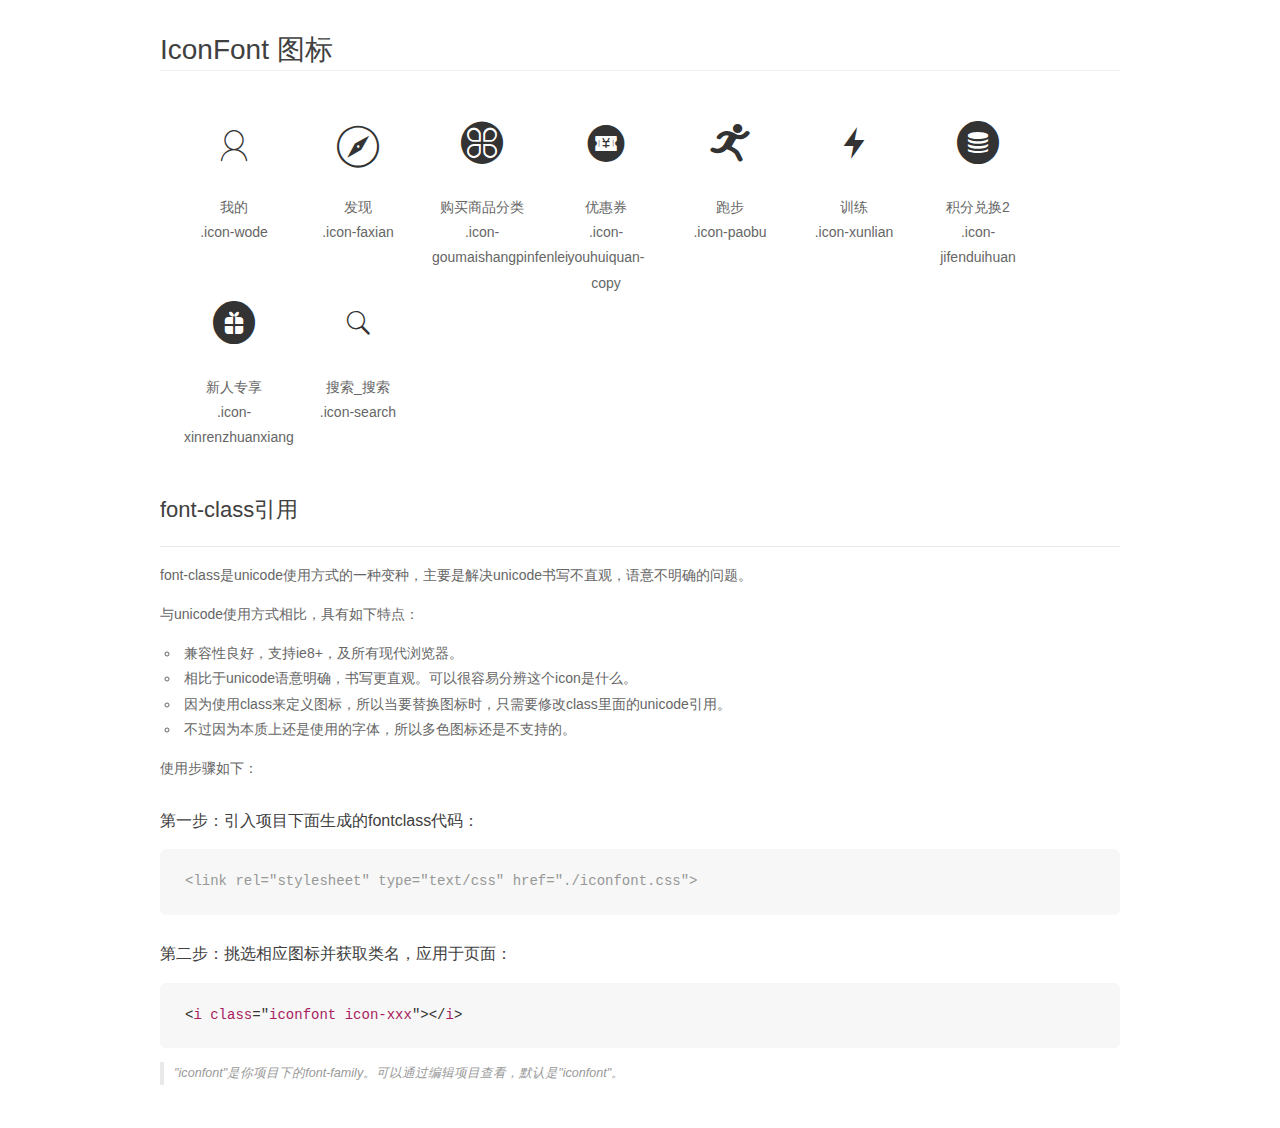
<file: 移动端/css/demo_fontclass.html>
<!DOCTYPE html>
<html>
<head>
    <meta charset="utf-8"/>
    <title>IconFont</title>
    <link rel="stylesheet" href="demo.css">
    <link rel="stylesheet" href="iconfont.css">
</head>
<body>
    <div class="main markdown">
        <h1>IconFont 图标</h1>
        <ul class="icon_lists clear">
            
                <li>
                <i class="icon iconfont icon-wode"></i>
                    <div class="name">我的</div>
                    <div class="fontclass">.icon-wode</div>
                </li>
            
                <li>
                <i class="icon iconfont icon-faxian"></i>
                    <div class="name">发现</div>
                    <div class="fontclass">.icon-faxian</div>
                </li>
            
                <li>
                <i class="icon iconfont icon-goumaishangpinfenlei"></i>
                    <div class="name">购买商品分类</div>
                    <div class="fontclass">.icon-goumaishangpinfenlei</div>
                </li>
            
                <li>
                <i class="icon iconfont icon-youhuiquan-copy"></i>
                    <div class="name">优惠券</div>
                    <div class="fontclass">.icon-youhuiquan-copy</div>
                </li>
            
                <li>
                <i class="icon iconfont icon-paobu"></i>
                    <div class="name">跑步</div>
                    <div class="fontclass">.icon-paobu</div>
                </li>
            
                <li>
                <i class="icon iconfont icon-xunlian"></i>
                    <div class="name">训练</div>
                    <div class="fontclass">.icon-xunlian</div>
                </li>
            
                <li>
                <i class="icon iconfont icon-jifenduihuan"></i>
                    <div class="name">积分兑换2</div>
                    <div class="fontclass">.icon-jifenduihuan</div>
                </li>
            
                <li>
                <i class="icon iconfont icon-xinrenzhuanxiang"></i>
                    <div class="name">新人专享</div>
                    <div class="fontclass">.icon-xinrenzhuanxiang</div>
                </li>
            
                <li>
                <i class="icon iconfont icon-search"></i>
                    <div class="name">搜索_搜索</div>
                    <div class="fontclass">.icon-search</div>
                </li>
            
        </ul>

        <h2 id="font-class-">font-class引用</h2>
        <hr>

        <p>font-class是unicode使用方式的一种变种，主要是解决unicode书写不直观，语意不明确的问题。</p>
        <p>与unicode使用方式相比，具有如下特点：</p>
        <ul>
        <li>兼容性良好，支持ie8+，及所有现代浏览器。</li>
        <li>相比于unicode语意明确，书写更直观。可以很容易分辨这个icon是什么。</li>
        <li>因为使用class来定义图标，所以当要替换图标时，只需要修改class里面的unicode引用。</li>
        <li>不过因为本质上还是使用的字体，所以多色图标还是不支持的。</li>
        </ul>
        <p>使用步骤如下：</p>
        <h3 id="-fontclass-">第一步：引入项目下面生成的fontclass代码：</h3>


        <pre><code class="lang-js hljs javascript"><span class="hljs-comment">&lt;link rel="stylesheet" type="text/css" href="./iconfont.css"&gt;</span></code></pre>
        <h3 id="-">第二步：挑选相应图标并获取类名，应用于页面：</h3>
        <pre><code class="lang-css hljs">&lt;<span class="hljs-selector-tag">i</span> <span class="hljs-selector-tag">class</span>="<span class="hljs-selector-tag">iconfont</span> <span class="hljs-selector-tag">icon-xxx</span>"&gt;&lt;/<span class="hljs-selector-tag">i</span>&gt;</code></pre>
        <blockquote>
        <p>"iconfont"是你项目下的font-family。可以通过编辑项目查看，默认是"iconfont"。</p>
        </blockquote>
    </div>
</body>
</html>
</file>
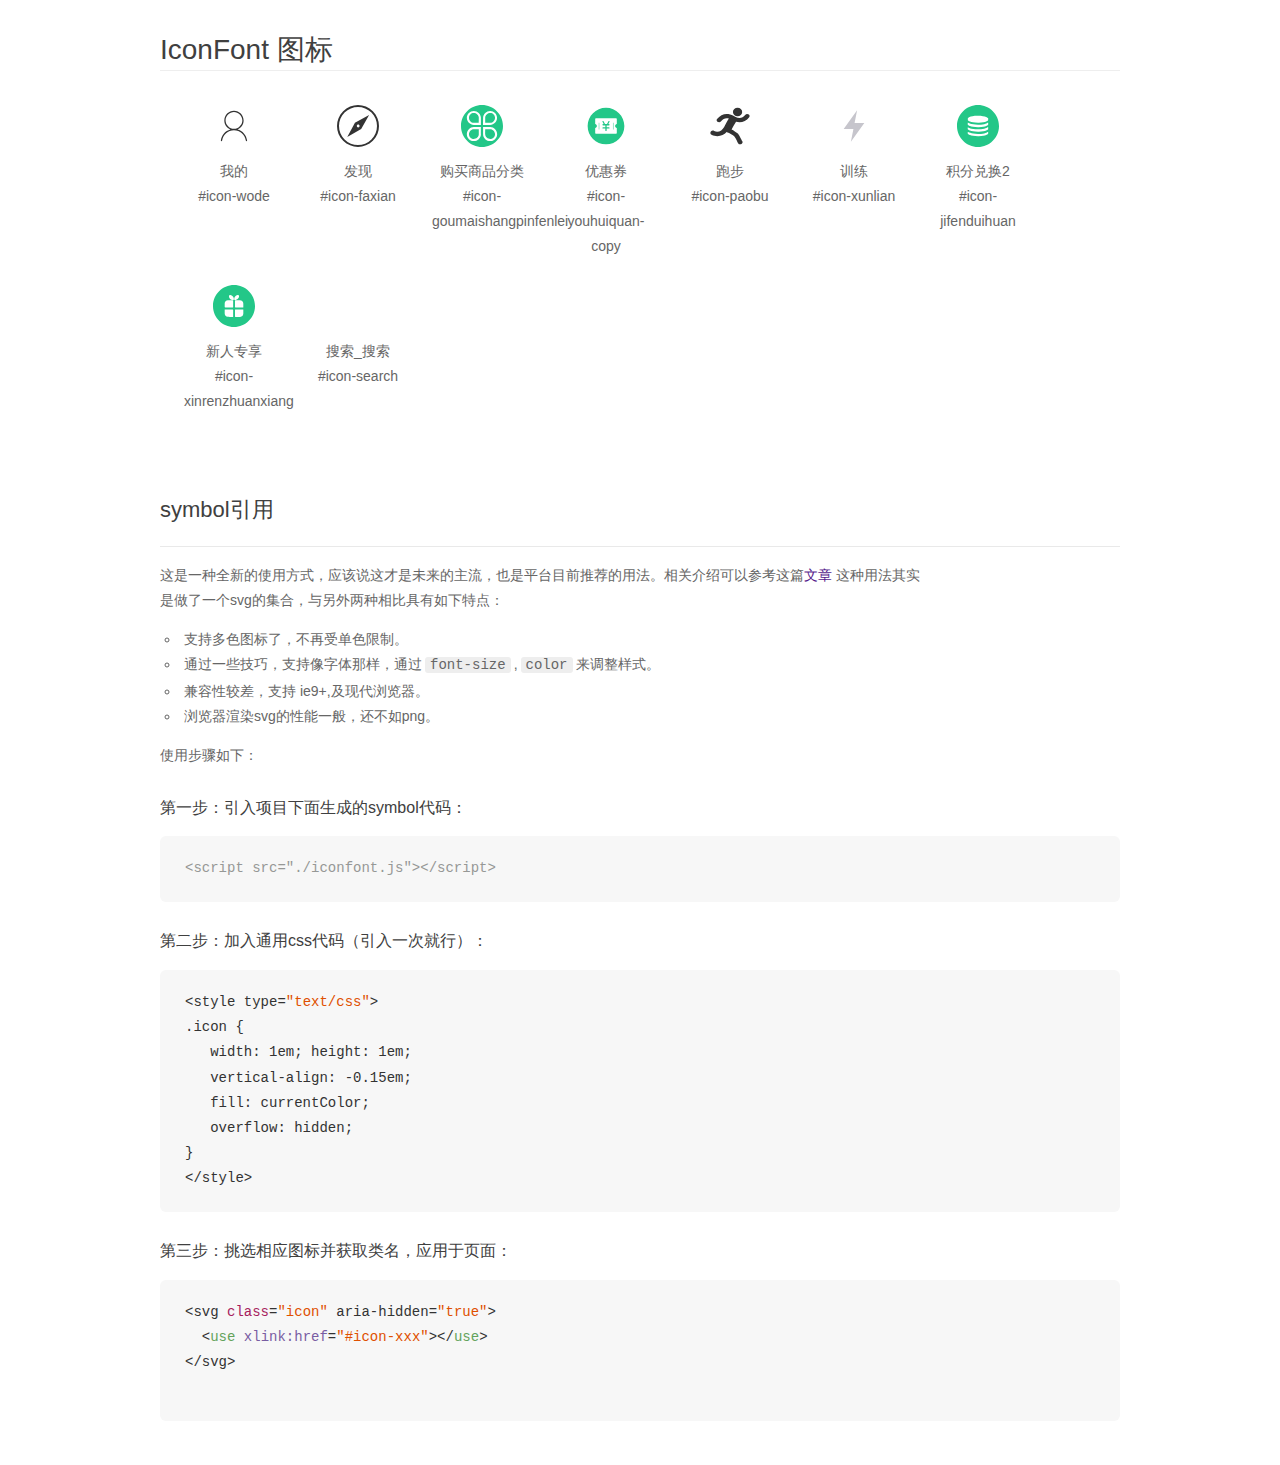
<file: 移动端/css/demo_symbol.html>
<!DOCTYPE html>
<html>
<head>
    <meta charset="utf-8"/>
    <title>IconFont</title>
    <link rel="stylesheet" href="demo.css">
    <script src="iconfont.js"></script>

    <style type="text/css">
        .icon {
          /* 通过设置 font-size 来改变图标大小 */
          width: 1em; height: 1em;
          /* 图标和文字相邻时，垂直对齐 */
          vertical-align: -0.15em;
          /* 通过设置 color 来改变 SVG 的颜色/fill */
          fill: currentColor;
          /* path 和 stroke 溢出 viewBox 部分在 IE 下会显示
             normalize.css 中也包含这行 */
          overflow: hidden;
        }

    </style>
</head>
<body>
    <div class="main markdown">
        <h1>IconFont 图标</h1>
        <ul class="icon_lists clear">
            
                <li>
                    <svg class="icon" aria-hidden="true">
                        <use xlink:href="#icon-wode"></use>
                    </svg>
                    <div class="name">我的</div>
                    <div class="fontclass">#icon-wode</div>
                </li>
            
                <li>
                    <svg class="icon" aria-hidden="true">
                        <use xlink:href="#icon-faxian"></use>
                    </svg>
                    <div class="name">发现</div>
                    <div class="fontclass">#icon-faxian</div>
                </li>
            
                <li>
                    <svg class="icon" aria-hidden="true">
                        <use xlink:href="#icon-goumaishangpinfenlei"></use>
                    </svg>
                    <div class="name">购买商品分类</div>
                    <div class="fontclass">#icon-goumaishangpinfenlei</div>
                </li>
            
                <li>
                    <svg class="icon" aria-hidden="true">
                        <use xlink:href="#icon-youhuiquan-copy"></use>
                    </svg>
                    <div class="name">优惠券</div>
                    <div class="fontclass">#icon-youhuiquan-copy</div>
                </li>
            
                <li>
                    <svg class="icon" aria-hidden="true">
                        <use xlink:href="#icon-paobu"></use>
                    </svg>
                    <div class="name">跑步</div>
                    <div class="fontclass">#icon-paobu</div>
                </li>
            
                <li>
                    <svg class="icon" aria-hidden="true">
                        <use xlink:href="#icon-xunlian"></use>
                    </svg>
                    <div class="name">训练</div>
                    <div class="fontclass">#icon-xunlian</div>
                </li>
            
                <li>
                    <svg class="icon" aria-hidden="true">
                        <use xlink:href="#icon-jifenduihuan"></use>
                    </svg>
                    <div class="name">积分兑换2</div>
                    <div class="fontclass">#icon-jifenduihuan</div>
                </li>
            
                <li>
                    <svg class="icon" aria-hidden="true">
                        <use xlink:href="#icon-xinrenzhuanxiang"></use>
                    </svg>
                    <div class="name">新人专享</div>
                    <div class="fontclass">#icon-xinrenzhuanxiang</div>
                </li>
            
                <li>
                    <svg class="icon" aria-hidden="true">
                        <use xlink:href="#icon-search"></use>
                    </svg>
                    <div class="name">搜索_搜索</div>
                    <div class="fontclass">#icon-search</div>
                </li>
            
        </ul>


        <h2 id="symbol-">symbol引用</h2>
        <hr>

        <p>这是一种全新的使用方式，应该说这才是未来的主流，也是平台目前推荐的用法。相关介绍可以参考这篇<a href="">文章</a>
        这种用法其实是做了一个svg的集合，与另外两种相比具有如下特点：</p>
        <ul>
          <li>支持多色图标了，不再受单色限制。</li>
          <li>通过一些技巧，支持像字体那样，通过<code>font-size</code>,<code>color</code>来调整样式。</li>
          <li>兼容性较差，支持 ie9+,及现代浏览器。</li>
          <li>浏览器渲染svg的性能一般，还不如png。</li>
        </ul>
        <p>使用步骤如下：</p>
        <h3 id="-symbol-">第一步：引入项目下面生成的symbol代码：</h3>
        <pre><code class="lang-js hljs javascript"><span class="hljs-comment">&lt;script src="./iconfont.js"&gt;&lt;/script&gt;</span></code></pre>
        <h3 id="-css-">第二步：加入通用css代码（引入一次就行）：</h3>
        <pre><code class="lang-js hljs javascript">&lt;style type=<span class="hljs-string">"text/css"</span>&gt;
.icon {
   width: <span class="hljs-number">1</span>em; height: <span class="hljs-number">1</span>em;
   vertical-align: <span class="hljs-number">-0.15</span>em;
   fill: currentColor;
   overflow: hidden;
}
&lt;<span class="hljs-regexp">/style&gt;</span></code></pre>
        <h3 id="-">第三步：挑选相应图标并获取类名，应用于页面：</h3>
        <pre><code class="lang-js hljs javascript">&lt;svg <span class="hljs-class"><span class="hljs-keyword">class</span></span>=<span class="hljs-string">"icon"</span> aria-hidden=<span class="hljs-string">"true"</span>&gt;<span class="xml"><span class="hljs-tag">
  &lt;<span class="hljs-name">use</span> <span class="hljs-attr">xlink:href</span>=<span class="hljs-string">"#icon-xxx"</span>&gt;</span><span class="hljs-tag">&lt;/<span class="hljs-name">use</span>&gt;</span>
</span>&lt;<span class="hljs-regexp">/svg&gt;
        </span></code></pre>
    </div>
</body>
</html>
</file>
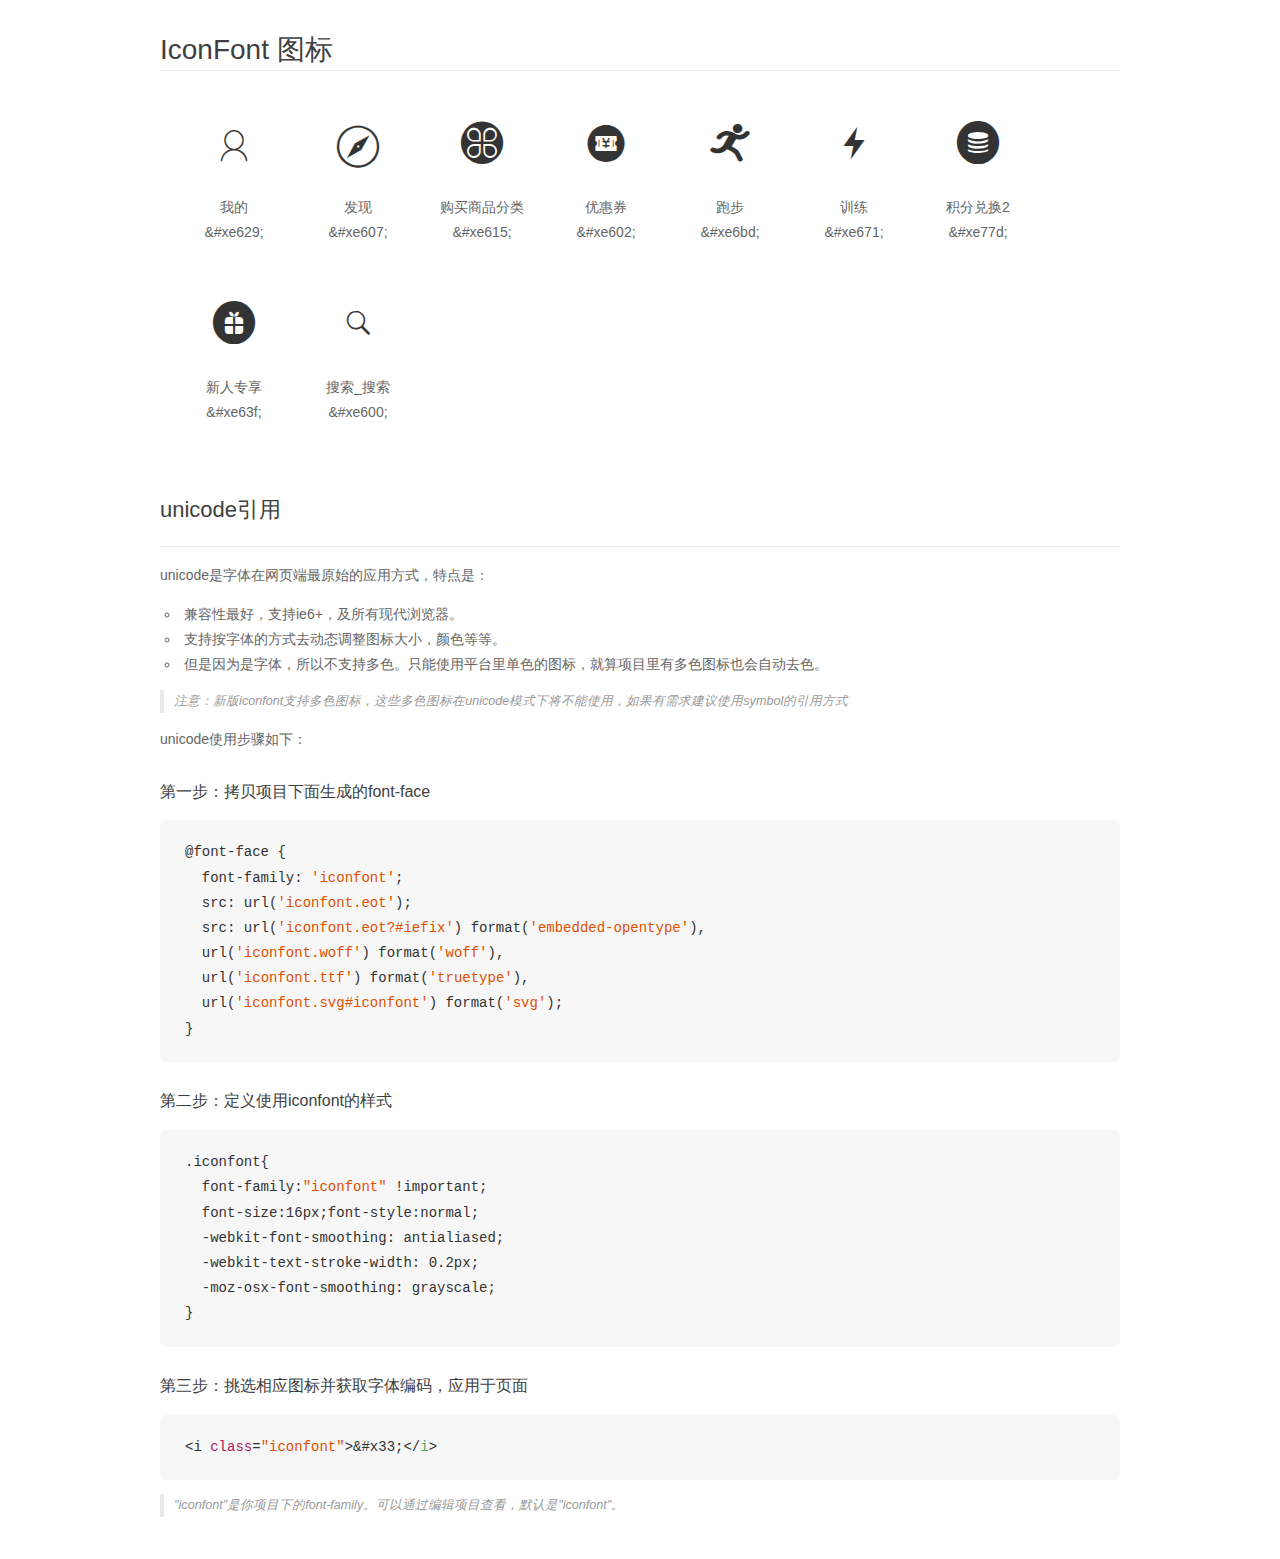
<file: 移动端/css/demo_unicode.html>
<!DOCTYPE html>
<html>
<head>
    <meta charset="utf-8"/>
    <title>IconFont</title>
    <link rel="stylesheet" href="demo.css">

    <style type="text/css">

        @font-face {font-family: "iconfont";
          src: url('iconfont.eot'); /* IE9*/
          src: url('iconfont.eot#iefix') format('embedded-opentype'), /* IE6-IE8 */
          url('iconfont.woff') format('woff'), /* chrome, firefox */
          url('iconfont.ttf') format('truetype'), /* chrome, firefox, opera, Safari, Android, iOS 4.2+*/
          url('iconfont.svg#iconfont') format('svg'); /* iOS 4.1- */
        }

        .iconfont {
          font-family:"iconfont" !important;
          font-size:16px;
          font-style:normal;
          -webkit-font-smoothing: antialiased;
          -webkit-text-stroke-width: 0.2px;
          -moz-osx-font-smoothing: grayscale;
        }

    </style>
</head>
<body>
    <div class="main markdown">
        <h1>IconFont 图标</h1>
        <ul class="icon_lists clear">
            
                <li>
                <i class="icon iconfont">&#xe629;</i>
                    <div class="name">我的</div>
                    <div class="code">&amp;#xe629;</div>
                </li>
            
                <li>
                <i class="icon iconfont">&#xe607;</i>
                    <div class="name">发现</div>
                    <div class="code">&amp;#xe607;</div>
                </li>
            
                <li>
                <i class="icon iconfont">&#xe615;</i>
                    <div class="name">购买商品分类</div>
                    <div class="code">&amp;#xe615;</div>
                </li>
            
                <li>
                <i class="icon iconfont">&#xe602;</i>
                    <div class="name">优惠券</div>
                    <div class="code">&amp;#xe602;</div>
                </li>
            
                <li>
                <i class="icon iconfont">&#xe6bd;</i>
                    <div class="name">跑步</div>
                    <div class="code">&amp;#xe6bd;</div>
                </li>
            
                <li>
                <i class="icon iconfont">&#xe671;</i>
                    <div class="name">训练</div>
                    <div class="code">&amp;#xe671;</div>
                </li>
            
                <li>
                <i class="icon iconfont">&#xe77d;</i>
                    <div class="name">积分兑换2</div>
                    <div class="code">&amp;#xe77d;</div>
                </li>
            
                <li>
                <i class="icon iconfont">&#xe63f;</i>
                    <div class="name">新人专享</div>
                    <div class="code">&amp;#xe63f;</div>
                </li>
            
                <li>
                <i class="icon iconfont">&#xe600;</i>
                    <div class="name">搜索_搜索</div>
                    <div class="code">&amp;#xe600;</div>
                </li>
            
        </ul>
        <h2 id="unicode-">unicode引用</h2>
        <hr>

        <p>unicode是字体在网页端最原始的应用方式，特点是：</p>
        <ul>
        <li>兼容性最好，支持ie6+，及所有现代浏览器。</li>
        <li>支持按字体的方式去动态调整图标大小，颜色等等。</li>
        <li>但是因为是字体，所以不支持多色。只能使用平台里单色的图标，就算项目里有多色图标也会自动去色。</li>
        </ul>
        <blockquote>
        <p>注意：新版iconfont支持多色图标，这些多色图标在unicode模式下将不能使用，如果有需求建议使用symbol的引用方式</p>
        </blockquote>
        <p>unicode使用步骤如下：</p>
        <h3 id="-font-face">第一步：拷贝项目下面生成的font-face</h3>
        <pre><code class="lang-js hljs javascript">@font-face {
  font-family: <span class="hljs-string">'iconfont'</span>;
  src: url(<span class="hljs-string">'iconfont.eot'</span>);
  src: url(<span class="hljs-string">'iconfont.eot?#iefix'</span>) format(<span class="hljs-string">'embedded-opentype'</span>),
  url(<span class="hljs-string">'iconfont.woff'</span>) format(<span class="hljs-string">'woff'</span>),
  url(<span class="hljs-string">'iconfont.ttf'</span>) format(<span class="hljs-string">'truetype'</span>),
  url(<span class="hljs-string">'iconfont.svg#iconfont'</span>) format(<span class="hljs-string">'svg'</span>);
}
</code></pre>
        <h3 id="-iconfont-">第二步：定义使用iconfont的样式</h3>
        <pre><code class="lang-js hljs javascript">.iconfont{
  font-family:<span class="hljs-string">"iconfont"</span> !important;
  font-size:<span class="hljs-number">16</span>px;font-style:normal;
  -webkit-font-smoothing: antialiased;
  -webkit-text-stroke-width: <span class="hljs-number">0.2</span>px;
  -moz-osx-font-smoothing: grayscale;
}
</code></pre>
        <h3 id="-">第三步：挑选相应图标并获取字体编码，应用于页面</h3>
        <pre><code class="lang-js hljs javascript">&lt;i <span class="hljs-class"><span class="hljs-keyword">class</span></span>=<span class="hljs-string">"iconfont"</span>&gt;&amp;#x33;<span class="xml"><span class="hljs-tag">&lt;/<span class="hljs-name">i</span>&gt;</span></span></code></pre>

        <blockquote>
        <p>"iconfont"是你项目下的font-family。可以通过编辑项目查看，默认是"iconfont"。</p>
        </blockquote>
    </div>


</body>
</html>
</file>
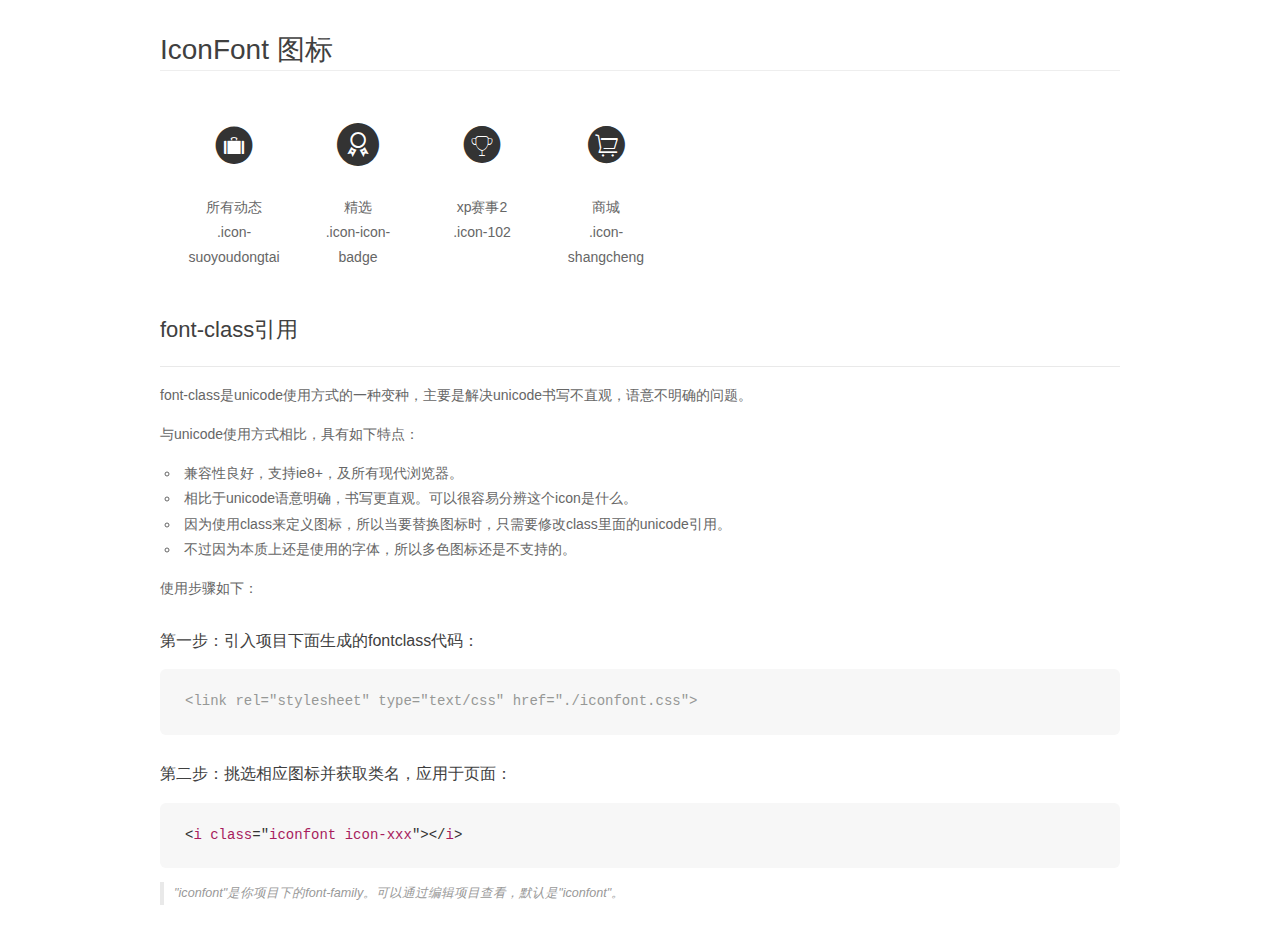
<file: 响应式布局/download/font_eduupotfxkj7cik9/demo_fontclass.html>
<!DOCTYPE html>
<html>
<head>
    <meta charset="utf-8"/>
    <title>IconFont</title>
    <link rel="stylesheet" href="demo.css">
    <link rel="stylesheet" href="iconfont.css">
</head>
<body>
    <div class="main markdown">
        <h1>IconFont 图标</h1>
        <ul class="icon_lists clear">
            
                <li>
                <i class="icon iconfont icon-suoyoudongtai"></i>
                    <div class="name">所有动态</div>
                    <div class="fontclass">.icon-suoyoudongtai</div>
                </li>
            
                <li>
                <i class="icon iconfont icon-icon-badge"></i>
                    <div class="name">精选</div>
                    <div class="fontclass">.icon-icon-badge</div>
                </li>
            
                <li>
                <i class="icon iconfont icon-102"></i>
                    <div class="name">xp赛事2</div>
                    <div class="fontclass">.icon-102</div>
                </li>
            
                <li>
                <i class="icon iconfont icon-shangcheng"></i>
                    <div class="name">商城</div>
                    <div class="fontclass">.icon-shangcheng</div>
                </li>
            
        </ul>

        <h2 id="font-class-">font-class引用</h2>
        <hr>

        <p>font-class是unicode使用方式的一种变种，主要是解决unicode书写不直观，语意不明确的问题。</p>
        <p>与unicode使用方式相比，具有如下特点：</p>
        <ul>
        <li>兼容性良好，支持ie8+，及所有现代浏览器。</li>
        <li>相比于unicode语意明确，书写更直观。可以很容易分辨这个icon是什么。</li>
        <li>因为使用class来定义图标，所以当要替换图标时，只需要修改class里面的unicode引用。</li>
        <li>不过因为本质上还是使用的字体，所以多色图标还是不支持的。</li>
        </ul>
        <p>使用步骤如下：</p>
        <h3 id="-fontclass-">第一步：引入项目下面生成的fontclass代码：</h3>


        <pre><code class="lang-js hljs javascript"><span class="hljs-comment">&lt;link rel="stylesheet" type="text/css" href="./iconfont.css"&gt;</span></code></pre>
        <h3 id="-">第二步：挑选相应图标并获取类名，应用于页面：</h3>
        <pre><code class="lang-css hljs">&lt;<span class="hljs-selector-tag">i</span> <span class="hljs-selector-tag">class</span>="<span class="hljs-selector-tag">iconfont</span> <span class="hljs-selector-tag">icon-xxx</span>"&gt;&lt;/<span class="hljs-selector-tag">i</span>&gt;</code></pre>
        <blockquote>
        <p>"iconfont"是你项目下的font-family。可以通过编辑项目查看，默认是"iconfont"。</p>
        </blockquote>
    </div>
</body>
</html>
</file>
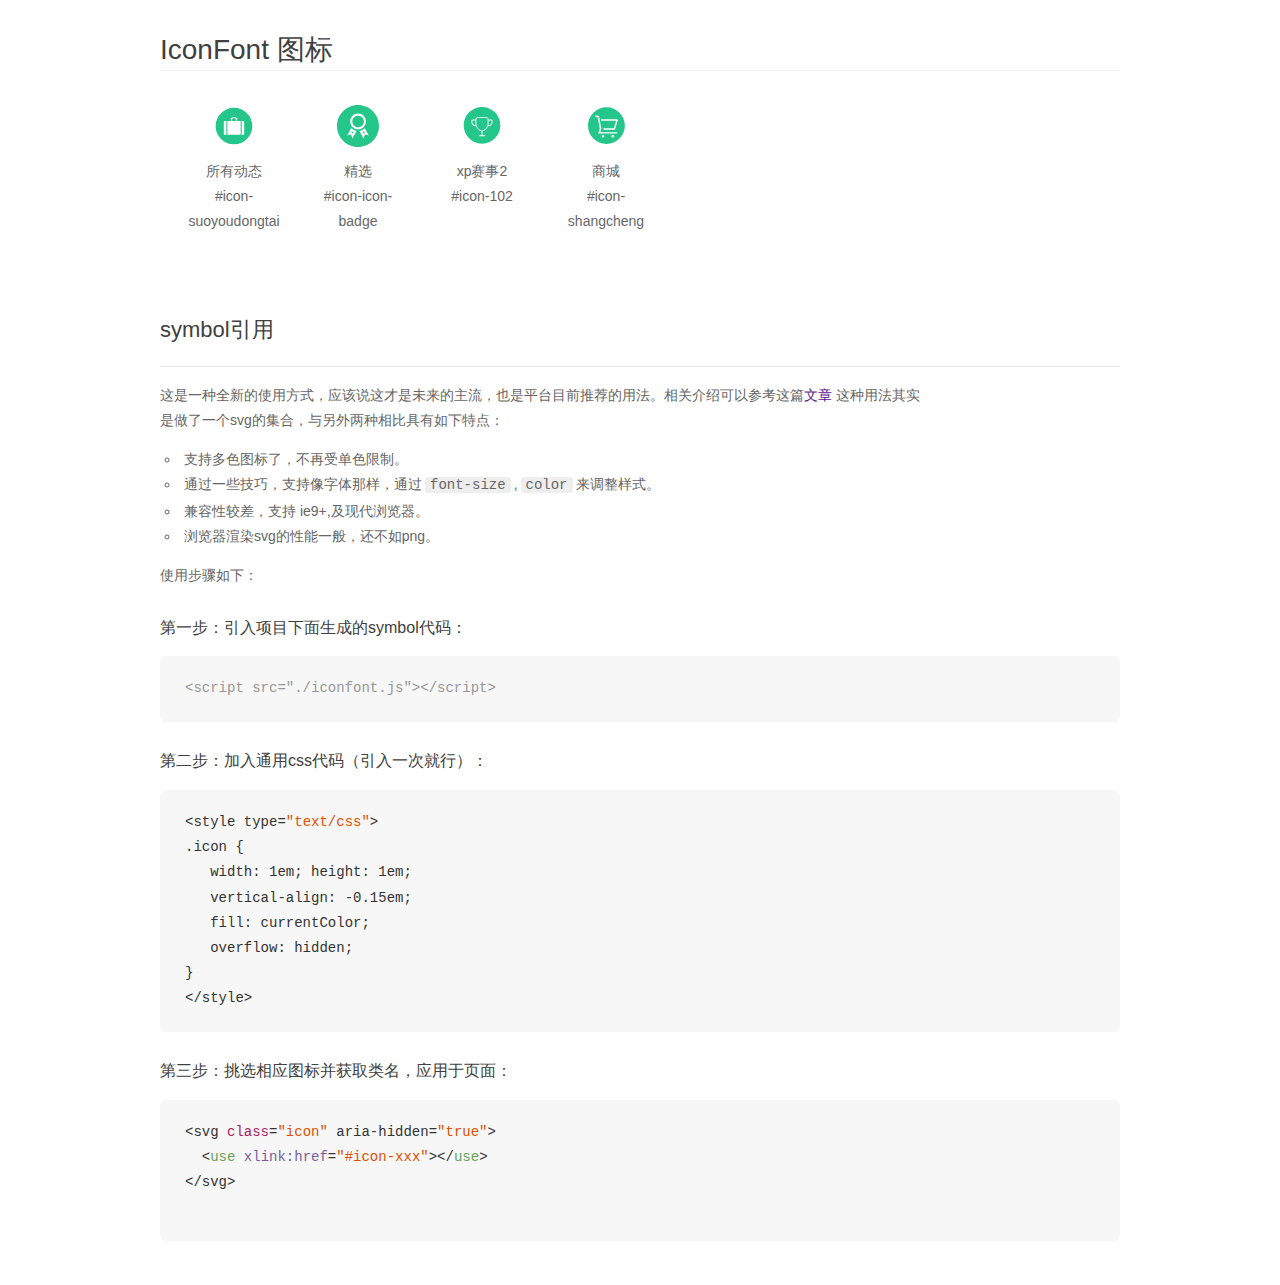
<file: 响应式布局/download/font_eduupotfxkj7cik9/demo_symbol.html>
<!DOCTYPE html>
<html>
<head>
    <meta charset="utf-8"/>
    <title>IconFont</title>
    <link rel="stylesheet" href="demo.css">
    <script src="iconfont.js"></script>

    <style type="text/css">
        .icon {
          /* 通过设置 font-size 来改变图标大小 */
          width: 1em; height: 1em;
          /* 图标和文字相邻时，垂直对齐 */
          vertical-align: -0.15em;
          /* 通过设置 color 来改变 SVG 的颜色/fill */
          fill: currentColor;
          /* path 和 stroke 溢出 viewBox 部分在 IE 下会显示
             normalize.css 中也包含这行 */
          overflow: hidden;
        }

    </style>
</head>
<body>
    <div class="main markdown">
        <h1>IconFont 图标</h1>
        <ul class="icon_lists clear">
            
                <li>
                    <svg class="icon" aria-hidden="true">
                        <use xlink:href="#icon-suoyoudongtai"></use>
                    </svg>
                    <div class="name">所有动态</div>
                    <div class="fontclass">#icon-suoyoudongtai</div>
                </li>
            
                <li>
                    <svg class="icon" aria-hidden="true">
                        <use xlink:href="#icon-icon-badge"></use>
                    </svg>
                    <div class="name">精选</div>
                    <div class="fontclass">#icon-icon-badge</div>
                </li>
            
                <li>
                    <svg class="icon" aria-hidden="true">
                        <use xlink:href="#icon-102"></use>
                    </svg>
                    <div class="name">xp赛事2</div>
                    <div class="fontclass">#icon-102</div>
                </li>
            
                <li>
                    <svg class="icon" aria-hidden="true">
                        <use xlink:href="#icon-shangcheng"></use>
                    </svg>
                    <div class="name">商城</div>
                    <div class="fontclass">#icon-shangcheng</div>
                </li>
            
        </ul>


        <h2 id="symbol-">symbol引用</h2>
        <hr>

        <p>这是一种全新的使用方式，应该说这才是未来的主流，也是平台目前推荐的用法。相关介绍可以参考这篇<a href="">文章</a>
        这种用法其实是做了一个svg的集合，与另外两种相比具有如下特点：</p>
        <ul>
          <li>支持多色图标了，不再受单色限制。</li>
          <li>通过一些技巧，支持像字体那样，通过<code>font-size</code>,<code>color</code>来调整样式。</li>
          <li>兼容性较差，支持 ie9+,及现代浏览器。</li>
          <li>浏览器渲染svg的性能一般，还不如png。</li>
        </ul>
        <p>使用步骤如下：</p>
        <h3 id="-symbol-">第一步：引入项目下面生成的symbol代码：</h3>
        <pre><code class="lang-js hljs javascript"><span class="hljs-comment">&lt;script src="./iconfont.js"&gt;&lt;/script&gt;</span></code></pre>
        <h3 id="-css-">第二步：加入通用css代码（引入一次就行）：</h3>
        <pre><code class="lang-js hljs javascript">&lt;style type=<span class="hljs-string">"text/css"</span>&gt;
.icon {
   width: <span class="hljs-number">1</span>em; height: <span class="hljs-number">1</span>em;
   vertical-align: <span class="hljs-number">-0.15</span>em;
   fill: currentColor;
   overflow: hidden;
}
&lt;<span class="hljs-regexp">/style&gt;</span></code></pre>
        <h3 id="-">第三步：挑选相应图标并获取类名，应用于页面：</h3>
        <pre><code class="lang-js hljs javascript">&lt;svg <span class="hljs-class"><span class="hljs-keyword">class</span></span>=<span class="hljs-string">"icon"</span> aria-hidden=<span class="hljs-string">"true"</span>&gt;<span class="xml"><span class="hljs-tag">
  &lt;<span class="hljs-name">use</span> <span class="hljs-attr">xlink:href</span>=<span class="hljs-string">"#icon-xxx"</span>&gt;</span><span class="hljs-tag">&lt;/<span class="hljs-name">use</span>&gt;</span>
</span>&lt;<span class="hljs-regexp">/svg&gt;
        </span></code></pre>
    </div>
</body>
</html>
</file>
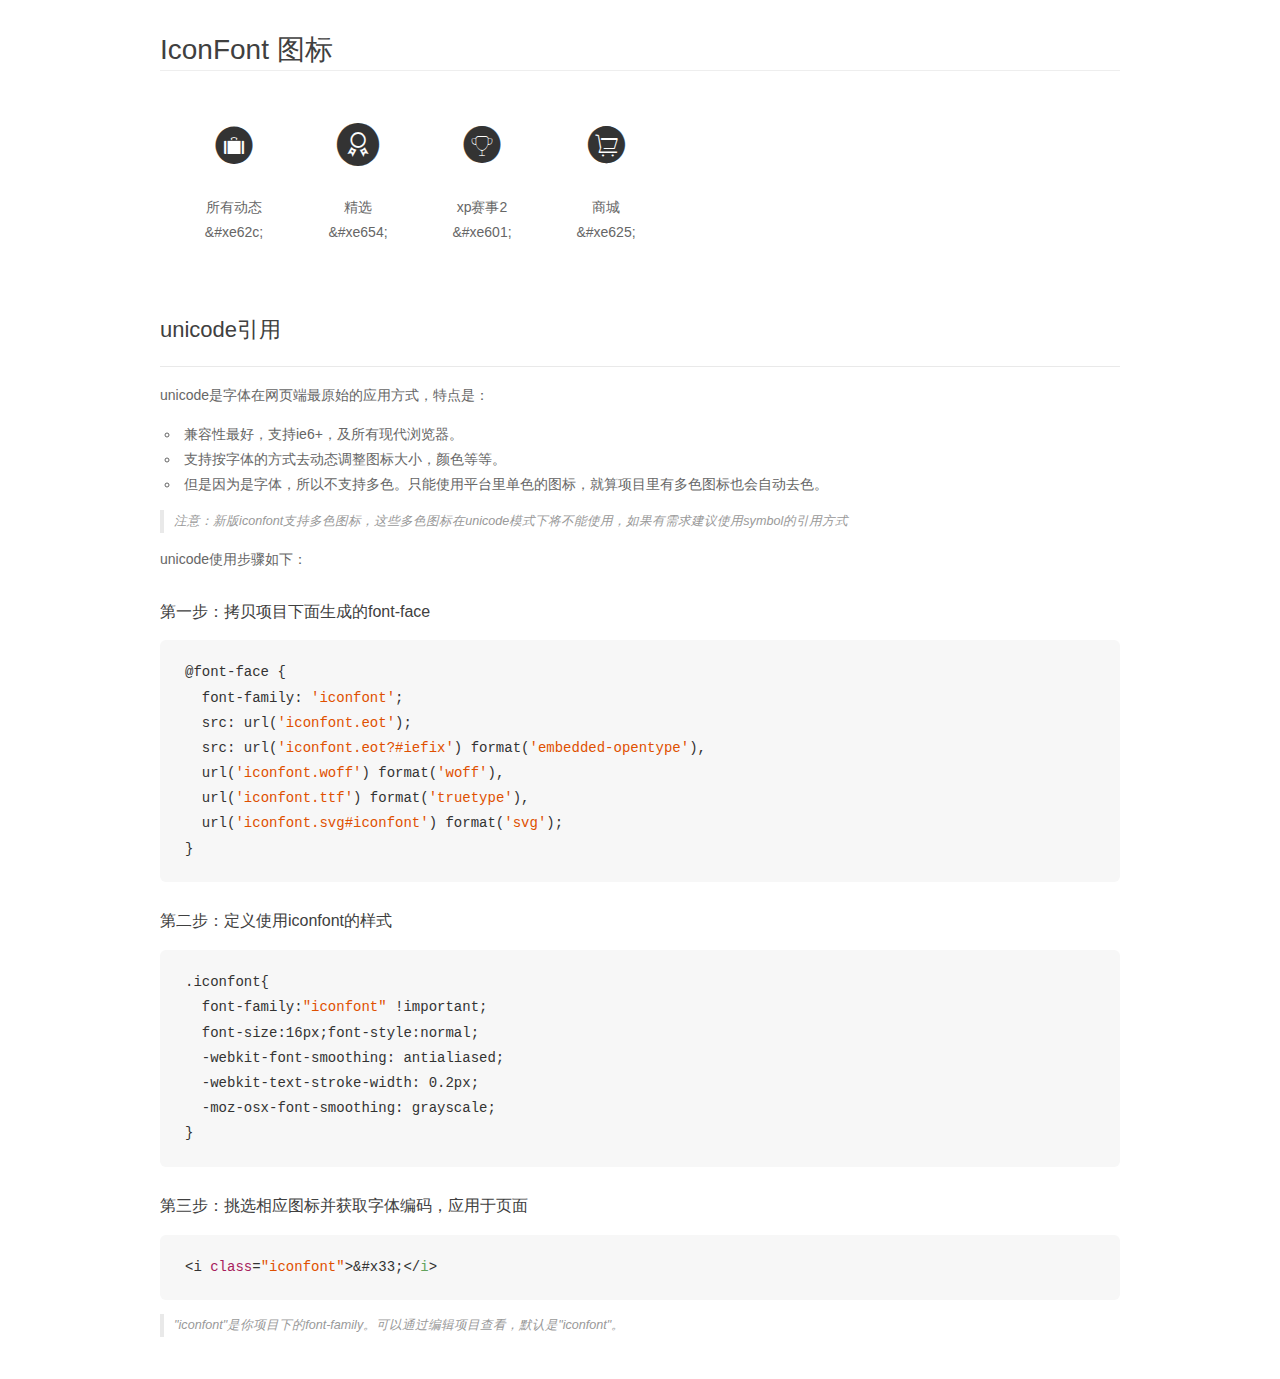
<file: 响应式布局/download/font_eduupotfxkj7cik9/demo_unicode.html>
<!DOCTYPE html>
<html>
<head>
    <meta charset="utf-8"/>
    <title>IconFont</title>
    <link rel="stylesheet" href="demo.css">

    <style type="text/css">

        @font-face {font-family: "iconfont";
          src: url('iconfont.eot'); /* IE9*/
          src: url('iconfont.eot#iefix') format('embedded-opentype'), /* IE6-IE8 */
          url('iconfont.woff') format('woff'), /* chrome, firefox */
          url('iconfont.ttf') format('truetype'), /* chrome, firefox, opera, Safari, Android, iOS 4.2+*/
          url('iconfont.svg#iconfont') format('svg'); /* iOS 4.1- */
        }

        .iconfont {
          font-family:"iconfont" !important;
          font-size:16px;
          font-style:normal;
          -webkit-font-smoothing: antialiased;
          -webkit-text-stroke-width: 0.2px;
          -moz-osx-font-smoothing: grayscale;
        }

    </style>
</head>
<body>
    <div class="main markdown">
        <h1>IconFont 图标</h1>
        <ul class="icon_lists clear">
            
                <li>
                <i class="icon iconfont">&#xe62c;</i>
                    <div class="name">所有动态</div>
                    <div class="code">&amp;#xe62c;</div>
                </li>
            
                <li>
                <i class="icon iconfont">&#xe654;</i>
                    <div class="name">精选</div>
                    <div class="code">&amp;#xe654;</div>
                </li>
            
                <li>
                <i class="icon iconfont">&#xe601;</i>
                    <div class="name">xp赛事2</div>
                    <div class="code">&amp;#xe601;</div>
                </li>
            
                <li>
                <i class="icon iconfont">&#xe625;</i>
                    <div class="name">商城</div>
                    <div class="code">&amp;#xe625;</div>
                </li>
            
        </ul>
        <h2 id="unicode-">unicode引用</h2>
        <hr>

        <p>unicode是字体在网页端最原始的应用方式，特点是：</p>
        <ul>
        <li>兼容性最好，支持ie6+，及所有现代浏览器。</li>
        <li>支持按字体的方式去动态调整图标大小，颜色等等。</li>
        <li>但是因为是字体，所以不支持多色。只能使用平台里单色的图标，就算项目里有多色图标也会自动去色。</li>
        </ul>
        <blockquote>
        <p>注意：新版iconfont支持多色图标，这些多色图标在unicode模式下将不能使用，如果有需求建议使用symbol的引用方式</p>
        </blockquote>
        <p>unicode使用步骤如下：</p>
        <h3 id="-font-face">第一步：拷贝项目下面生成的font-face</h3>
        <pre><code class="lang-js hljs javascript">@font-face {
  font-family: <span class="hljs-string">'iconfont'</span>;
  src: url(<span class="hljs-string">'iconfont.eot'</span>);
  src: url(<span class="hljs-string">'iconfont.eot?#iefix'</span>) format(<span class="hljs-string">'embedded-opentype'</span>),
  url(<span class="hljs-string">'iconfont.woff'</span>) format(<span class="hljs-string">'woff'</span>),
  url(<span class="hljs-string">'iconfont.ttf'</span>) format(<span class="hljs-string">'truetype'</span>),
  url(<span class="hljs-string">'iconfont.svg#iconfont'</span>) format(<span class="hljs-string">'svg'</span>);
}
</code></pre>
        <h3 id="-iconfont-">第二步：定义使用iconfont的样式</h3>
        <pre><code class="lang-js hljs javascript">.iconfont{
  font-family:<span class="hljs-string">"iconfont"</span> !important;
  font-size:<span class="hljs-number">16</span>px;font-style:normal;
  -webkit-font-smoothing: antialiased;
  -webkit-text-stroke-width: <span class="hljs-number">0.2</span>px;
  -moz-osx-font-smoothing: grayscale;
}
</code></pre>
        <h3 id="-">第三步：挑选相应图标并获取字体编码，应用于页面</h3>
        <pre><code class="lang-js hljs javascript">&lt;i <span class="hljs-class"><span class="hljs-keyword">class</span></span>=<span class="hljs-string">"iconfont"</span>&gt;&amp;#x33;<span class="xml"><span class="hljs-tag">&lt;/<span class="hljs-name">i</span>&gt;</span></span></code></pre>

        <blockquote>
        <p>"iconfont"是你项目下的font-family。可以通过编辑项目查看，默认是"iconfont"。</p>
        </blockquote>
    </div>


</body>
</html>
</file>
<file: 响应式布局/style/index.css>
@charset "utf-8";
* {
  box-sizing: border-box;
}
body {
  background: #f5f5f5;
}
img {
  display: block;
}
ul {
  padding: 0;
}
.navbar-default {
  background: #fff;
}
.btn-lg:not(.btn-success) {
  background-color: #fff;
}
li {
  list-style: none;
}
.main2 {
  margin-top: 20px;
}
.main2 ul {
  margin-bottom: -41px;
}
.main2 ul .main {
  background-color: #fff;
  border: 1px solid #eee;
}
.main2 ul .main p {
  color: #f00;
  font-size: 14px;
}
.nav2 {
  margin-bottom: 25px;
}
.main1 {
  background: #fff;
}
.main1 .row2 li i {
  font-size: 80px;
  color: #24c68a;
}
.main1,
.main2,
.footer {
  padding-top: 50px;
}
button,
p {
  color: #b2b2b2;
}
button {
  border: 1px solid #ccc;
}
.blog {
  margin-top: 100px;
}
.row2 li {
  margin-bottom: 20px;
}
.main3,
.footer {
  background: #fff;
  margin-top: 100px;
}
.footer {
  background: #fff;
}
.text {
  padding: 50px 60px;
}
.text h5 {
  padding-bottom: 10px;
  line-height: 2;
}
dl {
  height: 150px;
}
dl dt {
  font-size: 16px;
  font-weight: normal;
  color: #504f4f;
}
dl dd {
  color: #bfbaba;
  font-size: 14px;
}
dl dd:first-of-type {
  margin-top: 15px;
}
.btn-1 {
  background: #24c68a;
  border-radius: 0;
  border: 0;
}
.banner {
  margin-top: -20px;
}
.row3 {
  margin-bottom: 30px;
}
</file>
<file: 移动端/css/main.css>
@charset "utf-8";
/*初始化css开始*/
html,
body {
  height: 100%;
}
* {
  box-sizing: border-box;
}
html {
  background-color: #ebf0f3;
  color: #fff;
}
body {
  margin: 0;
  font-size: 16px;
  line-height: 1.5;
  /* 兼容苹果设备  (sans-serif):如果前面都找不到  则使用设备本身字体 */
  font-family: helvetica Neue, STHeiTi, sans-serif;
}
body,
div,
dl,
dt,
dd,
ul,
ol,
li,
h1,
h2,
h3,
h4,
h5,
h6,
pre,
code,
form,
fieldset,
legend,
input,
textarea,
p,
blockquote,
th,
td,
hr,
button,
article,
aside,
details,
figcaption,
figure,
footer,
header,
hgroup,
menu,
nav,
section {
  margin: 0;
  padding: 0;
}
img {
  display: block;
}
ul,
ol,
menu {
  list-style: none;
}
address,
cite,
dfn,
h1,
i,
em,
optgroup,
var {
  font-size: normal;
}
article,
aside,
details,
figcaption,
figure,
footer,
main,
menu,
header,
nav,
section {
  display: block;
}
/*css初始化结束*/
#container {
  height: 100%;
  display: flex;
  flex-direction: column;
}
#container header {
  overflow: hidden;
  background: #23c788;
}
#container header .headerfix {
  width: 100%;
  overflow: hidden;
  background-color: #23c788;
  position: fixed;
}
#container header .headerfix .header-top {
  height: 2.5rem;
  line-height: 2.5rem;
  display: flex;
  flex-direction: row;
  justify-content: space-between;
}
#container header .headerfix .header-top .icon-index {
  font-size: 1.6rem;
  text-align: right;
  padding-right: 0.25rem;
}
#container header .headerfix .header-top h1 {
  font-weight: 500;
  font-size: 1rem;
}
#container header .headerfix nav {
  height: 1.5rem;
  background: #23c788;
  width: 100%;
}
#container header .headerfix nav ul {
  height: 100%;
  display: flex;
  justify-content: space-between;
}
#container header .headerfix nav ul li {
  flex: 1;
  font-size: 0.8rem;
  line-height: 1.2rem;
  text-align: center;
  color: rgba(255, 255, 255, 0.7);
}
#container header .headerfix nav ul .active {
  border-bottom: 2px solid #fff;
  color: #fff;
}
#container header .header-middle {
  width: 100%;
}
#container header .header-middle img {
  width: 100%;
  display: block;
  margin-top: 3.5rem;
}
#container header .header-bottom {
  background-color: #fff;
  height: 5rem;
  color: #000;
}
#container header .header-bottom ul {
  display: flex;
  height: 100%;
}
#container header .header-bottom ul li {
  display: flex;
  flex-direction: column;
  flex: 1;
  text-align: center;
  margin-top: 0.9rem;
  font-size: 0.9rem;
  line-height: 1.2;
}
#container header .header-bottom ul li span {
  font-size: 0.9rem;
}
#container header .header-bottom ul li .icon-two {
  color: #23c788;
  font-size: 1.8rem;
}
#container section {
  height: 120px;
}
#container section .scolor {
  color: #d9d9d9;
}
#container section .section1 {
  background: #fff;
  display: flex;
}
#container section .section1 .text {
  margin-top: 0.5rem;
  padding-left: 0.5rem;
}
#container section .section1 .text p {
  font-size: 0.9rem;
}
#container section .section1 .text span {
  font-size: 0.1rem;
}
#container section .section1 .section1-left {
  display: flex;
  flex-direction: column;
  border-right: 0.05rem solid #ebf0f3;
}
#container section .section1 .section1-1 {
  height: 11.1rem;
  width: 50%;
}
#container section .section1 .section1-right {
  display: flex;
  flex-direction: column;
}
#container section .section1 .section1-right .section1-right-top {
  border-bottom: 1px solid #ebf0f3;
}
#container section .section1 .section1-right .rb {
  display: flex;
  height: 50%;
}
#container section .section1 .section1-right .rb img {
  width: 50%;
  height: 100%;
}
#container section .section1,
#container section .section2,
#container section .section3,
#container section .section4,
#container section footer {
  margin-top: 0.5rem;
  overflow: hidden;
}
#container section .section2,
#container section .section4 {
  display: flex;
  background: #fff;
  flex-direction: column;
}
#container section .section2 .titles,
#container section .section4 .titles {
  display: flex;
  justify-content: space-between;
  margin: 0.2rem 0;
  padding: 0 0.5rem;
  border-bottom: 1px solid #ebf0f3;
}
#container section .section2 .main,
#container section .section4 .main {
  display: flex;
  flex-wrap: wrap;
}
#container section .section2 .main div,
#container section .section4 .main div {
  display: flex;
  flex-direction: column;
  width: 33.333%;
  overflow: hidden;
  height: 8.5rem;
  border-bottom: 1px solid #ccc;
  border-right: 1px solid #eee;
}
#container section .section2 .main div p,
#container section .section4 .main div p {
  margin-top: 0.5rem;
}
#container section .section2 .main div img,
#container section .section4 .main div img {
  width: 5rem;
  height: 5rem;
  align-self: center;
}
#container section .section2 p,
#container section .section4 p {
  font-size: 0.8rem;
  color: #000;
  text-align: center;
}
#container section .section2 span,
#container section .section4 span {
  color: #d9d9d9;
  text-align: center;
  font-size: 0.4rem;
}
#container section .section3 {
  width: 100%;
}
#container section .section3 img {
  width: 100%;
}
#container section .section4 {
  margin-bottom: 4.5rem;
}
#container section .section4 .section4-main {
  display: flex;
}
#container section .section4 .section4-main .rb {
  display: flex;
  flex-direction: column;
  width: 50%;
  color: #000;
}
#container section .section4 .section4-main .rb .rt {
  display: flex;
  border-right: 1px solid #ebf0f3;
  border-bottom: 1px solid #ebf0f3;
  height: 5.5rem;
}
#container section .section4 .section4-main .rb .rt .text {
  margin-top: 0.5rem;
  padding-left: 0.5rem;
  width: 50%;
  text-align: center;
}
#container section .section4 .section4-main .rb .rt .text p {
  color: #000;
}
#container section .section4 .section4-main .rb .rt .text span {
  color: #e0e0e0;
}
#container section .section4 .section4-main .rb img {
  margin-top: 0.4rem;
  height: 4.5rem;
  width: 4.5rem;
}
#container footer {
  width: 100%;
  position: fixed;
  border-top: 1px solid #ded5d5;
  background: #fff;
  height: 3.8rem;
  bottom: 0;
}
#container footer ul {
  display: flex;
  justify-content: space-around;
}
#container footer ul li {
  display: flex;
  flex-direction: column;
  color: #b4b0b0;
}
#container footer ul li i {
  font-size: 1.5rem;
}
#container footer ul li span {
  font-size: 0.6rem;
}
</file>
<file: 移动端/css/detail.css>
@charset "utf-8";
/*初始化css开始*/
html,
body {
  height: 100%;
}
* {
  box-sizing: border-box;
}
html {
  background-color: #ebf0f3;
}
body {
  margin: 0;
  font-size: 16px;
  line-height: 1.5;
  /* 兼容苹果设备  (sans-serif):如果前面都找不到  则使用设备本身字体 */
  font-family: helvetica Neue, STHeiTi, sans-serif;
}
body,
div,
dl,
dt,
dd,
ul,
ol,
li,
h1,
h2,
h3,
h4,
h5,
h6,
pre,
code,
form,
fieldset,
legend,
input,
textarea,
p,
blockquote,
th,
td,
hr,
button,
article,
aside,
details,
figcaption,
figure,
footer,
header,
hgroup,
menu,
nav,
section {
  margin: 0;
  padding: 0;
}
nav,
section {
  margin-top: 0.6rem;
  background-color: #fff;
}
img {
  display: block;
}
ul,
ol,
menu {
  list-style: none;
}
address,
cite,
dfn,
h1,
i,
em,
optgroup,
var {
  font-size: normal;
}
article,
aside,
details,
figcaption,
figure,
footer,
main,
menu,
header,
nav,
section {
  display: block;
}
/*css初始化结束*/
#container {
  display: flex;
  flex-direction: column;
}
#container header {
  position: fixed;
  background: #fff;
  display: flex;
  width: 100%;
  flex-direction: column;
  align-items: center;
  height: 12rem;
}
#container header .bg {
  width: 100%;
  background: url(../images/1.1.jpg) no-repeat;
  background-position-y: -4.7rem;
  background-size: cover;
}
#container header .bg .titles {
  width: 100%;
  height: 9.3rem;
  background-color: rgba(0, 0, 0, 0.2);
  display: flex;
  justify-content: center;
  align-items: center;
}
#container header .bg .titles span {
  color: #ffffff;
  font-size: 1rem;
}
#container header .bg .titles p {
  position: absolute;
  top: 1rem;
  left: 0.5rem;
  font-size: 1.5rem;
  color: #fff;
}
#container header p {
  font-size: 0.9rem;
}
#container header span {
  font-size: 0.6rem;
  color: #928c8c;
}
#container nav {
  margin-top: 12.7rem;
  display: flex;
  flex-direction: column;
}
#container nav p {
  text-align: center;
  font-size: 0.9rem;
  margin: 0.3rem 0;
  border-bottom: 1px solid #eee;
}
#container nav ul {
  display: flex;
  justify-content: space-between;
  padding: 0 1rem;
  flex: 1;
  margin: 0.1rem 0;
}
#container nav ul li {
  font-size: 0.7rem;
  color: #928c8c;
}
#container section {
  display: flex;
  flex-direction: column;
  padding-bottom: 1rem;
}
#container section .title2 {
  font-size: 0.7rem;
  color: #928c8c;
  padding-left: 1rem;
}
#container section div {
  display: flex;
  margin: 0.4rem 0;
  padding-left: 1rem;
}
#container section div .text {
  display: flex;
  align-self: center;
  flex-direction: column;
}
#container section div .text span {
  font-size: 0.7rem;
  color: #928c8c;
}
#container section div .text p {
  font-size: 0.9rem;
}
#container section div img {
  width: 6rem;
  height: 4rem;
  border: 1px solid #928c8c;
}
#container footer {
  width: 100%;
  height: 3rem;
  line-height: 3rem;
  background-color: #23c788;
  color: #fff;
  text-align: center;
  font-size: 1rem;
}
</file>
<file: 移动端/css/shop.css>
@charset "utf-8";
/*初始化css开始*/
html,
body {
  height: 100%;
}
* {
  box-sizing: border-box;
}
html {
  background-color: #ebf0f3;
  font-size: 16px;
}
body {
  margin: 0;
  line-height: 1.5;
  /* 兼容苹果设备  (sans-serif):如果前面都找不到  则使用设备本身字体 */
  font-family: helvetica Neue, STHeiTi, sans-serif;
}
body,
div,
dl,
dt,
dd,
ul,
ol,
li,
h1,
h2,
h3,
h4,
h5,
h6,
pre,
code,
form,
fieldset,
legend,
input,
textarea,
p,
blockquote,
th,
td,
hr,
button,
article,
aside,
details,
figcaption,
figure,
footer,
header,
hgroup,
menu,
nav,
section {
  margin: 0;
  padding: 0;
}
img {
  display: block;
  width: 6rem;
  margin-top: 0.7rem;
  align-self: center;
  height: 6rem;
}
ul,
ol,
menu {
  list-style: none;
}
address,
cite,
dfn,
h1,
i,
em,
optgroup,
var {
  font-size: normal;
}
article,
aside,
details,
figcaption,
figure,
footer,
main,
menu,
header,
nav,
section {
  display: block;
}
/*css初始化结束*/
#container header {
  display: flex;
  height: 3rem;
  line-height: 3rem;
  background: #23c788;
  justify-content: space-between;
  flex: 1;
  position: fixed;
  top: 0;
  width: 100%;
}
#container header h1 {
  font-size: 1.2rem;
  color: #fff;
  font-weight: 500;
}
#container header span {
  font-size: 1.2rem;
  padding-left: 0.5rem;
  color: #fff;
}
#container section {
  display: flex;
  margin-top: 3rem;
  flex-wrap: wrap;
  justify-content: space-around;
}
#container section div {
  padding-bottom: 0.1rem;
  margin-top: 0.4rem;
  background: #fff;
  width: 48%;
  display: flex;
  flex-direction: column;
}
#container section div span {
  font-size: 0.5rem;
  width: 100%;
  text-overflow: ellipsis;
  word-break: break-all;
  display: -webkit-box;
  -webkit-line-clamp: 2;
  -webkit-box-orient: vertical;
  overflow: hidden;
  padding-left: 0.5rem;
  padding-right: 0.5rem;
}
#container section div .text {
  display: flex;
  color: #ff9800;
  flex-direction: row;
  margin-top: 0.1rem;
  padding-left: 0.3rem;
}
#container section div .text p {
  font-size: 0.8rem;
}
#container section div .text em {
  font-size: 0.8rem;
  font-style: normal;
  display: flex;
  align-self: center;
}
</file>
<file: 移动端/css/iconfont.css>
@font-face {font-family: "iconfont";
  src: url('iconfont.eot?t=1492251142929'); /* IE9*/
  src: url('iconfont.eot?t=1492251142929#iefix') format('embedded-opentype'), /* IE6-IE8 */
  url('iconfont.woff?t=1492251142929') format('woff'), /* chrome, firefox */
  url('iconfont.ttf?t=1492251142929') format('truetype'), /* chrome, firefox, opera, Safari, Android, iOS 4.2+*/
  url('iconfont.svg?t=1492251142929#iconfont') format('svg'); /* iOS 4.1- */
}

.iconfont {
  font-family:"iconfont" !important;
  font-size:16px;
  font-style:normal;
  -webkit-font-smoothing: antialiased;
  -moz-osx-font-smoothing: grayscale;
}

.icon-wode:before { content: "\e629"; }

.icon-faxian:before { content: "\e607"; }

.icon-goumaishangpinfenlei:before { content: "\e615"; }

.icon-youhuiquan-copy:before { content: "\e602"; }

.icon-paobu:before { content: "\e6bd"; }

.icon-xunlian:before { content: "\e671"; }

.icon-jifenduihuan:before { content: "\e77d"; }

.icon-xinrenzhuanxiang:before { content: "\e63f"; }

.icon-search:before { content: "\e600"; }
</file>
<file: 响应式布局/download/font_eduupotfxkj7cik9/iconfont.css>
@font-face {font-family: "iconfont";
  src: url('iconfont.eot?t=1492478228713'); /* IE9*/
  src: url('iconfont.eot?t=1492478228713#iefix') format('embedded-opentype'), /* IE6-IE8 */
  url('iconfont.woff?t=1492478228713') format('woff'), /* chrome, firefox */
  url('iconfont.ttf?t=1492478228713') format('truetype'), /* chrome, firefox, opera, Safari, Android, iOS 4.2+*/
  url('iconfont.svg?t=1492478228713#iconfont') format('svg'); /* iOS 4.1- */
}

.iconfont {
  font-family:"iconfont" !important;
  font-size:16px;
  font-style:normal;
  -webkit-font-smoothing: antialiased;
  -moz-osx-font-smoothing: grayscale;
}

.icon-suoyoudongtai:before { content: "\e62c"; }

.icon-icon-badge:before { content: "\e654"; }

.icon-102:before { content: "\e601"; }

.icon-shangcheng:before { content: "\e625"; }
</file>
<file: 移动端/css/demo.css>
*{margin: 0;padding: 0;list-style: none;}
/*
KISSY CSS Reset
理念：1. reset 的目的不是清除浏览器的默认样式，这仅是部分工作。清除和重置是紧密不可分的。
2. reset 的目的不是让默认样式在所有浏览器下一致，而是减少默认样式有可能带来的问题。
3. reset 期望提供一套普适通用的基础样式。但没有银弹，推荐根据具体需求，裁剪和修改后再使用。
特色：1. 适应中文；2. 基于最新主流浏览器。
维护：玉伯<lifesinger@gmail.com>, 正淳<ragecarrier@gmail.com>
 */

/** 清除内外边距 **/
body, h1, h2, h3, h4, h5, h6, hr, p, blockquote, /* structural elements 结构元素 */
dl, dt, dd, ul, ol, li, /* list elements 列表元素 */
pre, /* text formatting elements 文本格式元素 */
form, fieldset, legend, button, input, textarea, /* form elements 表单元素 */
th, td /* table elements 表格元素 */ {
  margin: 0;
  padding: 0;
}

/** 设置默认字体 **/
body,
button, input, select, textarea /* for ie */ {
  font: 12px/1.5 tahoma, arial, \5b8b\4f53, sans-serif;
}
h1, h2, h3, h4, h5, h6 { font-size: 100%; }
address, cite, dfn, em, var { font-style: normal; } /* 将斜体扶正 */
code, kbd, pre, samp { font-family: courier new, courier, monospace; } /* 统一等宽字体 */
small { font-size: 12px; } /* 小于 12px 的中文很难阅读，让 small 正常化 */

/** 重置列表元素 **/
ul, ol { list-style: none; }

/** 重置文本格式元素 **/
a { text-decoration: none; }
a:hover { text-decoration: underline; }


/** 重置表单元素 **/
legend { color: #000; } /* for ie6 */
fieldset, img { border: 0; } /* img 搭车：让链接里的 img 无边框 */
button, input, select, textarea { font-size: 100%; } /* 使得表单元素在 ie 下能继承字体大小 */
/* 注：optgroup 无法扶正 */

/** 重置表格元素 **/
table { border-collapse: collapse; border-spacing: 0; }

/* 清除浮动 */
.ks-clear:after, .clear:after {
  content: '\20';
  display: block;
  height: 0;
  clear: both;
}
.ks-clear, .clear {
  *zoom: 1;
}

.main {
  padding: 30px 100px;
width: 960px;
margin: 0 auto;
}
.main h1{font-size:36px; color:#333; text-align:left;margin-bottom:30px; border-bottom: 1px solid #eee;}

.helps{margin-top:40px;}
.helps pre{
  padding:20px;
  margin:10px 0;
  border:solid 1px #e7e1cd;
  background-color: #fffdef;
  overflow: auto;
}

.icon_lists{
  width: 100% !important;

}

.icon_lists li{
  float:left;
  width: 100px;
  height:180px;
  text-align: center;
  list-style: none !important;
}
.icon_lists .icon{
  font-size: 42px;
  line-height: 100px;
  margin: 10px 0;
  color:#333;
  -webkit-transition: font-size 0.25s ease-out 0s;
  -moz-transition: font-size 0.25s ease-out 0s;
  transition: font-size 0.25s ease-out 0s;

}
.icon_lists .icon:hover{
  font-size: 100px;
}



.markdown {
  color: #666;
  font-size: 14px;
  line-height: 1.8;
}

.highlight {
  line-height: 1.5;
}

.markdown img {
  vertical-align: middle;
  max-width: 100%;
}

.markdown h1 {
  color: #404040;
  font-weight: 500;
  line-height: 40px;
  margin-bottom: 24px;
}

.markdown h2,
.markdown h3,
.markdown h4,
.markdown h5,
.markdown h6 {
  color: #404040;
  margin: 1.6em 0 0.6em 0;
  font-weight: 500;
  clear: both;
}

.markdown h1 {
  font-size: 28px;
}

.markdown h2 {
  font-size: 22px;
}

.markdown h3 {
  font-size: 16px;
}

.markdown h4 {
  font-size: 14px;
}

.markdown h5 {
  font-size: 12px;
}

.markdown h6 {
  font-size: 12px;
}

.markdown hr {
  height: 1px;
  border: 0;
  background: #e9e9e9;
  margin: 16px 0;
  clear: both;
}

.markdown p,
.markdown pre {
  margin: 1em 0;
}

.markdown > p,
.markdown > blockquote,
.markdown > .highlight,
.markdown > ol,
.markdown > ul {
  width: 80%;
}

.markdown ul > li {
  list-style: circle;
}

.markdown > ul li,
.markdown blockquote ul > li {
  margin-left: 20px;
  padding-left: 4px;
}

.markdown > ul li p,
.markdown > ol li p {
  margin: 0.6em 0;
}

.markdown ol > li {
  list-style: decimal;
}

.markdown > ol li,
.markdown blockquote ol > li {
  margin-left: 20px;
  padding-left: 4px;
}

.markdown code {
  margin: 0 3px;
  padding: 0 5px;
  background: #eee;
  border-radius: 3px;
}

.markdown pre {
  border-radius: 6px;
  background: #f7f7f7;
  padding: 20px;
}

.markdown pre code {
  border: none;
  background: #f7f7f7;
  margin: 0;
}

.markdown strong,
.markdown b {
  font-weight: 600;
}

.markdown > table {
  border-collapse: collapse;
  border-spacing: 0px;
  empty-cells: show;
  border: 1px solid #e9e9e9;
  width: 95%;
  margin-bottom: 24px;
}

.markdown > table th {
  white-space: nowrap;
  color: #333;
  font-weight: 600;

}

.markdown > table th,
.markdown > table td {
  border: 1px solid #e9e9e9;
  padding: 8px 16px;
  text-align: left;
}

.markdown > table th {
  background: #F7F7F7;
}

.markdown blockquote {
  font-size: 90%;
  color: #999;
  border-left: 4px solid #e9e9e9;
  padding-left: 0.8em;
  margin: 1em 0;
  font-style: italic;
}

.markdown blockquote p {
  margin: 0;
}

.markdown .anchor {
  opacity: 0;
  transition: opacity 0.3s ease;
  margin-left: 8px;
}

.markdown .waiting {
  color: #ccc;
}

.markdown h1:hover .anchor,
.markdown h2:hover .anchor,
.markdown h3:hover .anchor,
.markdown h4:hover .anchor,
.markdown h5:hover .anchor,
.markdown h6:hover .anchor {
  opacity: 1;
  display: inline-block;
}

.markdown > br,
.markdown > p > br {
  clear: both;
}


.hljs {
  display: block;
  background: white;
  padding: 0.5em;
  color: #333333;
  overflow-x: auto;
}

.hljs-comment,
.hljs-meta {
  color: #969896;
}

.hljs-string,
.hljs-variable,
.hljs-template-variable,
.hljs-strong,
.hljs-emphasis,
.hljs-quote {
  color: #df5000;
}

.hljs-keyword,
.hljs-selector-tag,
.hljs-type {
  color: #a71d5d;
}

.hljs-literal,
.hljs-symbol,
.hljs-bullet,
.hljs-attribute {
  color: #0086b3;
}

.hljs-section,
.hljs-name {
  color: #63a35c;
}

.hljs-tag {
  color: #333333;
}

.hljs-title,
.hljs-attr,
.hljs-selector-id,
.hljs-selector-class,
.hljs-selector-attr,
.hljs-selector-pseudo {
  color: #795da3;
}

.hljs-addition {
  color: #55a532;
  background-color: #eaffea;
}

.hljs-deletion {
  color: #bd2c00;
  background-color: #ffecec;
}

.hljs-link {
  text-decoration: underline;
}

pre{
  background: #fff;
}
</file>
<file: 响应式布局/download/font_eduupotfxkj7cik9/demo.css>
*{margin: 0;padding: 0;list-style: none;}
/*
KISSY CSS Reset
理念：1. reset 的目的不是清除浏览器的默认样式，这仅是部分工作。清除和重置是紧密不可分的。
2. reset 的目的不是让默认样式在所有浏览器下一致，而是减少默认样式有可能带来的问题。
3. reset 期望提供一套普适通用的基础样式。但没有银弹，推荐根据具体需求，裁剪和修改后再使用。
特色：1. 适应中文；2. 基于最新主流浏览器。
维护：玉伯<lifesinger@gmail.com>, 正淳<ragecarrier@gmail.com>
 */

/** 清除内外边距 **/
body, h1, h2, h3, h4, h5, h6, hr, p, blockquote, /* structural elements 结构元素 */
dl, dt, dd, ul, ol, li, /* list elements 列表元素 */
pre, /* text formatting elements 文本格式元素 */
form, fieldset, legend, button, input, textarea, /* form elements 表单元素 */
th, td /* table elements 表格元素 */ {
  margin: 0;
  padding: 0;
}

/** 设置默认字体 **/
body,
button, input, select, textarea /* for ie */ {
  font: 12px/1.5 tahoma, arial, \5b8b\4f53, sans-serif;
}
h1, h2, h3, h4, h5, h6 { font-size: 100%; }
address, cite, dfn, em, var { font-style: normal; } /* 将斜体扶正 */
code, kbd, pre, samp { font-family: courier new, courier, monospace; } /* 统一等宽字体 */
small { font-size: 12px; } /* 小于 12px 的中文很难阅读，让 small 正常化 */

/** 重置列表元素 **/
ul, ol { list-style: none; }

/** 重置文本格式元素 **/
a { text-decoration: none; }
a:hover { text-decoration: underline; }


/** 重置表单元素 **/
legend { color: #000; } /* for ie6 */
fieldset, img { border: 0; } /* img 搭车：让链接里的 img 无边框 */
button, input, select, textarea { font-size: 100%; } /* 使得表单元素在 ie 下能继承字体大小 */
/* 注：optgroup 无法扶正 */

/** 重置表格元素 **/
table { border-collapse: collapse; border-spacing: 0; }

/* 清除浮动 */
.ks-clear:after, .clear:after {
  content: '\20';
  display: block;
  height: 0;
  clear: both;
}
.ks-clear, .clear {
  *zoom: 1;
}

.main {
  padding: 30px 100px;
width: 960px;
margin: 0 auto;
}
.main h1{font-size:36px; color:#333; text-align:left;margin-bottom:30px; border-bottom: 1px solid #eee;}

.helps{margin-top:40px;}
.helps pre{
  padding:20px;
  margin:10px 0;
  border:solid 1px #e7e1cd;
  background-color: #fffdef;
  overflow: auto;
}

.icon_lists{
  width: 100% !important;

}

.icon_lists li{
  float:left;
  width: 100px;
  height:180px;
  text-align: center;
  list-style: none !important;
}
.icon_lists .icon{
  font-size: 42px;
  line-height: 100px;
  margin: 10px 0;
  color:#333;
  -webkit-transition: font-size 0.25s ease-out 0s;
  -moz-transition: font-size 0.25s ease-out 0s;
  transition: font-size 0.25s ease-out 0s;

}
.icon_lists .icon:hover{
  font-size: 100px;
}



.markdown {
  color: #666;
  font-size: 14px;
  line-height: 1.8;
}

.highlight {
  line-height: 1.5;
}

.markdown img {
  vertical-align: middle;
  max-width: 100%;
}

.markdown h1 {
  color: #404040;
  font-weight: 500;
  line-height: 40px;
  margin-bottom: 24px;
}

.markdown h2,
.markdown h3,
.markdown h4,
.markdown h5,
.markdown h6 {
  color: #404040;
  margin: 1.6em 0 0.6em 0;
  font-weight: 500;
  clear: both;
}

.markdown h1 {
  font-size: 28px;
}

.markdown h2 {
  font-size: 22px;
}

.markdown h3 {
  font-size: 16px;
}

.markdown h4 {
  font-size: 14px;
}

.markdown h5 {
  font-size: 12px;
}

.markdown h6 {
  font-size: 12px;
}

.markdown hr {
  height: 1px;
  border: 0;
  background: #e9e9e9;
  margin: 16px 0;
  clear: both;
}

.markdown p,
.markdown pre {
  margin: 1em 0;
}

.markdown > p,
.markdown > blockquote,
.markdown > .highlight,
.markdown > ol,
.markdown > ul {
  width: 80%;
}

.markdown ul > li {
  list-style: circle;
}

.markdown > ul li,
.markdown blockquote ul > li {
  margin-left: 20px;
  padding-left: 4px;
}

.markdown > ul li p,
.markdown > ol li p {
  margin: 0.6em 0;
}

.markdown ol > li {
  list-style: decimal;
}

.markdown > ol li,
.markdown blockquote ol > li {
  margin-left: 20px;
  padding-left: 4px;
}

.markdown code {
  margin: 0 3px;
  padding: 0 5px;
  background: #eee;
  border-radius: 3px;
}

.markdown pre {
  border-radius: 6px;
  background: #f7f7f7;
  padding: 20px;
}

.markdown pre code {
  border: none;
  background: #f7f7f7;
  margin: 0;
}

.markdown strong,
.markdown b {
  font-weight: 600;
}

.markdown > table {
  border-collapse: collapse;
  border-spacing: 0px;
  empty-cells: show;
  border: 1px solid #e9e9e9;
  width: 95%;
  margin-bottom: 24px;
}

.markdown > table th {
  white-space: nowrap;
  color: #333;
  font-weight: 600;

}

.markdown > table th,
.markdown > table td {
  border: 1px solid #e9e9e9;
  padding: 8px 16px;
  text-align: left;
}

.markdown > table th {
  background: #F7F7F7;
}

.markdown blockquote {
  font-size: 90%;
  color: #999;
  border-left: 4px solid #e9e9e9;
  padding-left: 0.8em;
  margin: 1em 0;
  font-style: italic;
}

.markdown blockquote p {
  margin: 0;
}

.markdown .anchor {
  opacity: 0;
  transition: opacity 0.3s ease;
  margin-left: 8px;
}

.markdown .waiting {
  color: #ccc;
}

.markdown h1:hover .anchor,
.markdown h2:hover .anchor,
.markdown h3:hover .anchor,
.markdown h4:hover .anchor,
.markdown h5:hover .anchor,
.markdown h6:hover .anchor {
  opacity: 1;
  display: inline-block;
}

.markdown > br,
.markdown > p > br {
  clear: both;
}


.hljs {
  display: block;
  background: white;
  padding: 0.5em;
  color: #333333;
  overflow-x: auto;
}

.hljs-comment,
.hljs-meta {
  color: #969896;
}

.hljs-string,
.hljs-variable,
.hljs-template-variable,
.hljs-strong,
.hljs-emphasis,
.hljs-quote {
  color: #df5000;
}

.hljs-keyword,
.hljs-selector-tag,
.hljs-type {
  color: #a71d5d;
}

.hljs-literal,
.hljs-symbol,
.hljs-bullet,
.hljs-attribute {
  color: #0086b3;
}

.hljs-section,
.hljs-name {
  color: #63a35c;
}

.hljs-tag {
  color: #333333;
}

.hljs-title,
.hljs-attr,
.hljs-selector-id,
.hljs-selector-class,
.hljs-selector-attr,
.hljs-selector-pseudo {
  color: #795da3;
}

.hljs-addition {
  color: #55a532;
  background-color: #eaffea;
}

.hljs-deletion {
  color: #bd2c00;
  background-color: #ffecec;
}

.hljs-link {
  text-decoration: underline;
}

pre{
  background: #fff;
}
</file>
